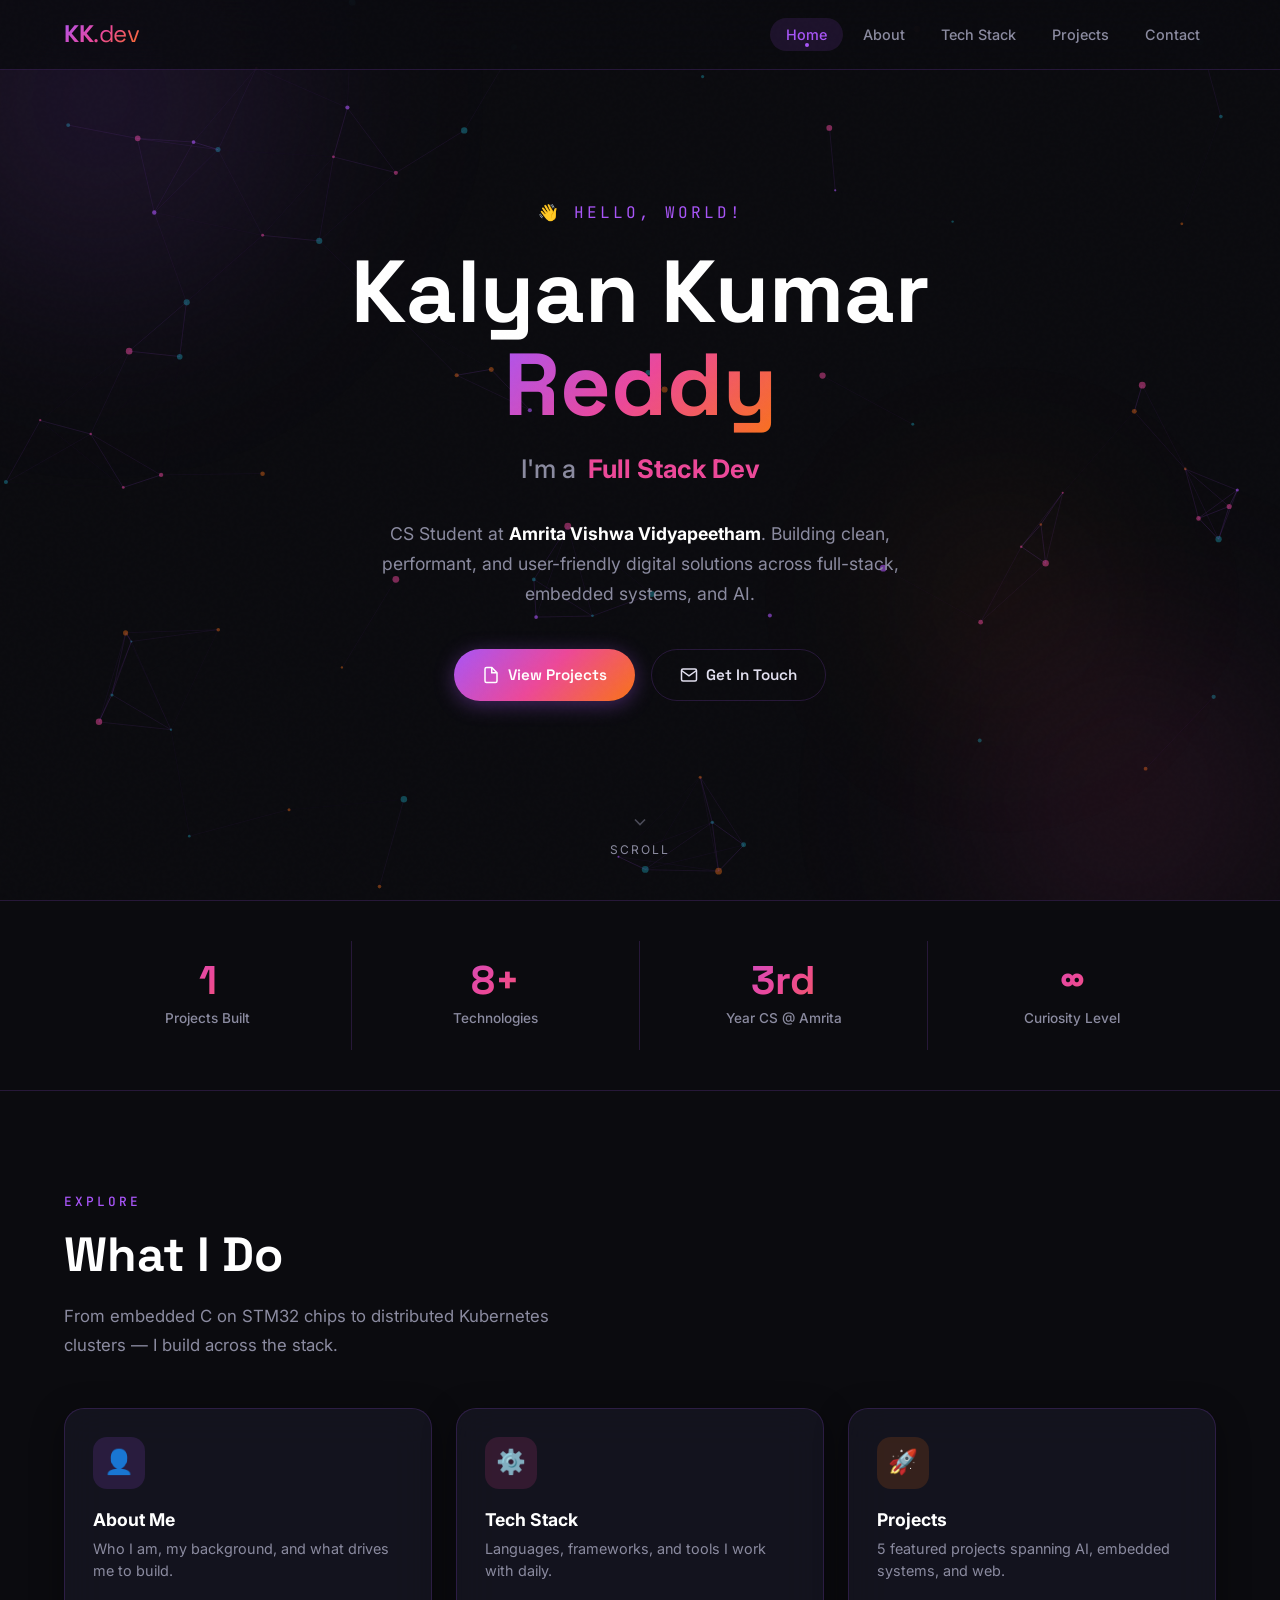
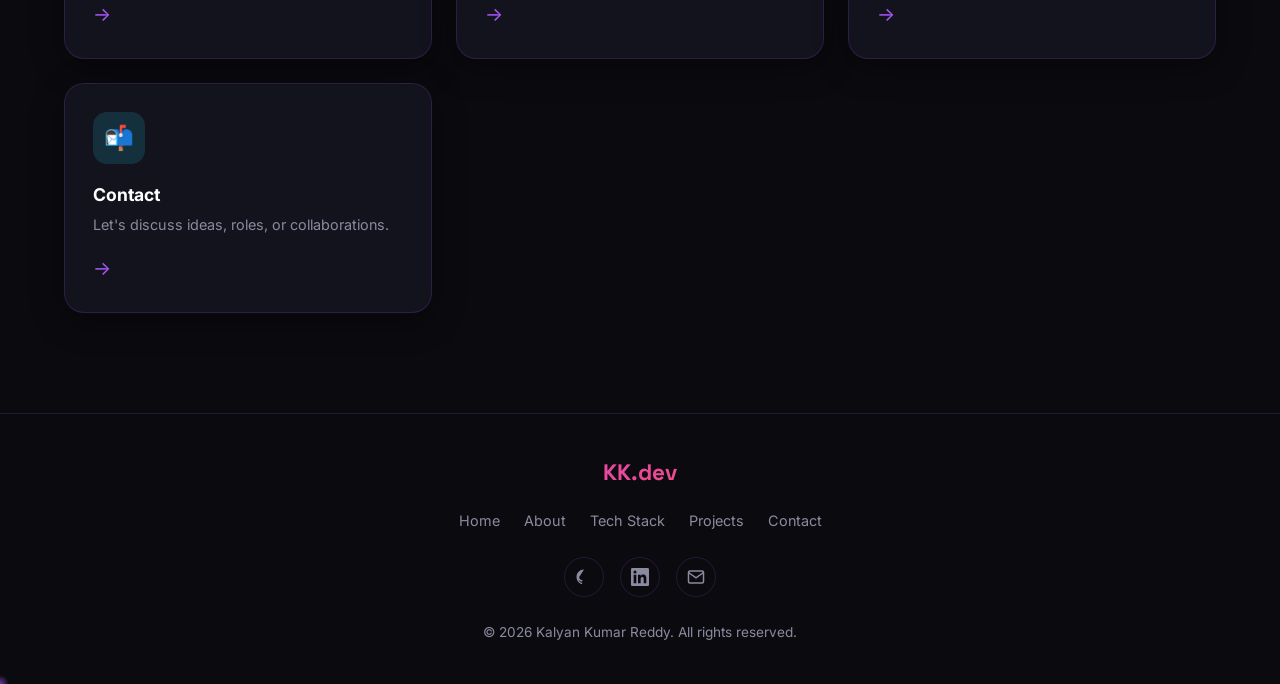
<file: index.html>
<!DOCTYPE html>
<html lang="en">
<head>
  <meta charset="UTF-8">
  <meta name="viewport" content="width=device-width, initial-scale=1.0">
  <meta name="description" content="Kalyan Kumar Reddy — Full Stack Developer & CS Student at Amrita Vishwa Vidyapeetham. Building clean, performant digital solutions.">
  <title>Kalyan Kumar Reddy | Portfolio</title>
  <link rel="stylesheet" href="css/style.css">
  <style>
    /* ── Hero Section ── */
    .hero {
      min-height: 100vh;
      display: flex;
      align-items: center;
      justify-content: center;
      text-align: center;
      position: relative;
      overflow: hidden;
    }

    .hero-content {
      position: relative;
      z-index: 2;
      max-width: 800px;
      padding: 0 24px;
    }

    .hero-greeting {
      font-family: 'JetBrains Mono', monospace;
      font-size: 1rem;
      color: var(--clr-purple);
      letter-spacing: 3px;
      text-transform: uppercase;
      margin-bottom: 20px;
      opacity: 0;
      animation: fadeSlideUp 0.7s 0.3s ease forwards;
    }

    .hero-name {
      font-size: clamp(3rem, 7vw, 5.5rem);
      font-weight: 800;
      line-height: 1.05;
      margin-bottom: 16px;
      opacity: 0;
      animation: fadeSlideUp 0.7s 0.5s ease forwards;
    }

    .hero-role-wrap {
      height: 48px;
      overflow: hidden;
      margin-bottom: 24px;
      opacity: 0;
      animation: fadeSlideUp 0.7s 0.7s ease forwards;
    }

    .hero-role {
      font-size: clamp(1.2rem, 3vw, 1.6rem);
      font-weight: 500;
      color: var(--clr-muted);
      display: flex;
      align-items: center;
      justify-content: center;
      gap: 12px;
    }

    .role-rotator {
      display: inline-block;
      color: var(--clr-pink);
      font-weight: 700;
      animation: rotateRoles 9s steps(1) infinite;
    }

    @keyframes rotateRoles {
      0%   { content: 'Full Stack Dev'; }
      33%  { color: var(--clr-purple); }
      66%  { color: var(--clr-orange); }
    }

    .hero-desc {
      color: var(--clr-muted);
      font-size: 1.1rem;
      max-width: 520px;
      margin: 0 auto 40px;
      opacity: 0;
      animation: fadeSlideUp 0.7s 0.9s ease forwards;
    }

    .hero-ctas {
      display: flex;
      gap: 16px;
      justify-content: center;
      flex-wrap: wrap;
      opacity: 0;
      animation: fadeSlideUp 0.7s 1.1s ease forwards;
    }

    /* Scroll indicator */
    .scroll-hint {
      position: absolute;
      bottom: 40px;
      left: 50%;
      transform: translateX(-50%);
      display: flex;
      flex-direction: column;
      align-items: center;
      gap: 8px;
      color: var(--clr-muted);
      font-size: 0.75rem;
      letter-spacing: 2px;
      text-transform: uppercase;
      animation: scrollBounce 2s ease-in-out infinite;
      opacity: 0;
      animation: fadeIn 1s 2s ease forwards, scrollBounce 2s 3s ease-in-out infinite;
    }
    .scroll-hint svg {
      width: 20px;
      height: 20px;
      opacity: 0.5;
    }

    /* Orb Background */
    .orb {
      position: absolute;
      border-radius: 50%;
      filter: blur(80px);
      pointer-events: none;
      z-index: 0;
    }
    .orb-1 {
      width: 600px; height: 600px;
      background: radial-gradient(circle, rgba(168,85,247,0.15) 0%, transparent 70%);
      top: -200px; left: -200px;
      animation: orbFloat1 12s ease-in-out infinite;
    }
    .orb-2 {
      width: 500px; height: 500px;
      background: radial-gradient(circle, rgba(236,72,153,0.12) 0%, transparent 70%);
      bottom: -150px; right: -100px;
      animation: orbFloat2 15s ease-in-out infinite;
    }
    .orb-3 {
      width: 300px; height: 300px;
      background: radial-gradient(circle, rgba(249,115,22,0.1) 0%, transparent 70%);
      top: 50%; right: 10%;
      animation: orbFloat1 10s ease-in-out infinite reverse;
    }

    @keyframes orbFloat1 {
      0%, 100% { transform: translate(0,0) scale(1); }
      50% { transform: translate(40px,-30px) scale(1.05); }
    }
    @keyframes orbFloat2 {
      0%, 100% { transform: translate(0,0) scale(1); }
      50% { transform: translate(-30px, 40px) scale(1.08); }
    }

    /* Quick Stats Strip */
    .stats-strip {
      border-top: 1px solid var(--clr-border);
      border-bottom: 1px solid var(--clr-border);
      padding: 40px 0;
      margin-top: 0;
    }
    .stats-inner {
      max-width: 1200px;
      margin: 0 auto;
      padding: 0 24px;
      display: grid;
      grid-template-columns: repeat(auto-fit, minmax(180px, 1fr));
      gap: 0;
    }
    .stat-item {
      text-align: center;
      padding: 20px;
      border-right: 1px solid var(--clr-border);
    }
    .stat-item:last-child { border-right: none; }
    .stat-number {
      font-family: 'Space Grotesk', sans-serif;
      font-size: 2.5rem;
      font-weight: 800;
      background: var(--grad-main);
      -webkit-background-clip: text;
      -webkit-text-fill-color: transparent;
      background-clip: text;
      line-height: 1;
      margin-bottom: 6px;
    }
    .stat-label {
      font-size: 0.85rem;
      color: var(--clr-muted);
      font-weight: 500;
    }

    /* Featured preview section */
    .preview-section { padding: 100px 0; }
    .preview-grid {
      display: grid;
      grid-template-columns: repeat(auto-fit, minmax(280px, 1fr));
      gap: 24px;
      margin-top: 48px;
    }
    .preview-card {
      padding: 28px;
      display: flex;
      flex-direction: column;
      gap: 16px;
      cursor: pointer;
      text-decoration: none;
    }
    .preview-card-icon {
      width: 52px;
      height: 52px;
      border-radius: 14px;
      display: flex;
      align-items: center;
      justify-content: center;
      font-size: 1.5rem;
    }
    .preview-card-title {
      font-size: 1.1rem;
      font-weight: 700;
      color: var(--clr-white);
      margin-bottom: 4px;
    }
    .preview-card-desc {
      font-size: 0.9rem;
      color: var(--clr-muted);
      line-height: 1.5;
    }
    .preview-card-arrow {
      margin-top: auto;
      color: var(--clr-purple);
      font-size: 1.2rem;
      transition: var(--transition);
    }
    .preview-card:hover .preview-card-arrow { transform: translateX(6px); }

    /* Animations */
    @keyframes fadeSlideUp {
      from { opacity: 0; transform: translateY(24px); }
      to   { opacity: 1; transform: translateY(0); }
    }
    @keyframes fadeIn {
      from { opacity: 0; }
      to   { opacity: 1; }
    }
    @keyframes scrollBounce {
      0%, 100% { transform: translateX(-50%) translateY(0); }
      50% { transform: translateX(-50%) translateY(8px); }
    }

    /* Role text rotator JS */
    .role-text { transition: opacity 0.4s, transform 0.4s; }

    @media (max-width: 768px) {
      .stats-inner { grid-template-columns: repeat(2, 1fr); }
      .stat-item { border-right: none; border-bottom: 1px solid var(--clr-border); }
      .stat-item:nth-child(2n) { border-right: none; }
    }
    @media (max-width: 480px) {
      .hero-ctas { flex-direction: column; align-items: center; }
    }
  </style>
</head>
<body>
  <!-- Ambient canvas -->
  <canvas id="home-canvas" class="page-canvas"></canvas>

  <!-- Scroll Progress -->
  <div class="scroll-progress" id="scroll-progress"></div>

  <!-- Navigation -->
  <nav class="main-nav">
    <div class="nav-inner">
      <a href="index.html" class="nav-logo">KK<span>.dev</span></a>
      <ul class="nav-links">
        <li><a href="index.html">Home</a></li>
        <li><a href="about.html">About</a></li>
        <li><a href="tech-stack.html">Tech Stack</a></li>
        <li><a href="projects.html">Projects</a></li>
        <li><a href="contact.html">Contact</a></li>
      </ul>
      <div class="hamburger" id="hamburger">
        <span></span><span></span><span></span>
      </div>
    </div>
  </nav>
  <div class="mobile-nav" id="mobile-nav">
    <a href="index.html">Home</a>
    <a href="about.html">About</a>
    <a href="tech-stack.html">Tech Stack</a>
    <a href="projects.html">Projects</a>
    <a href="contact.html">Contact</a>
  </div>

  <!-- ── HERO ── -->
  <main>
    <section class="hero">
      <div class="orb orb-1"></div>
      <div class="orb orb-2"></div>
      <div class="orb orb-3"></div>

      <div class="hero-content">
        <p class="hero-greeting">👋 Hello, World!</p>
        <h1 class="hero-name">
          Kalyan Kumar<br>
          <span class="gradient-text">Reddy</span>
        </h1>

        <div class="hero-role-wrap">
          <p class="hero-role">
            I'm a <span class="role-rotator" id="role-text">Full Stack Dev</span>
          </p>
        </div>

        <p class="hero-desc">
          CS Student at <strong style="color:var(--clr-white)">Amrita Vishwa Vidyapeetham</strong>.
          Building clean, performant, and user-friendly digital solutions across
          full-stack, embedded systems, and AI.
        </p>

        <div class="hero-ctas">
          <a href="projects.html" class="btn btn-primary">
            <svg width="18" height="18" viewBox="0 0 24 24" fill="none" stroke="currentColor" stroke-width="2"><path d="M13 2H6a2 2 0 0 0-2 2v16a2 2 0 0 0 2 2h12a2 2 0 0 0 2-2V9z"/><polyline points="13 2 13 9 20 9"/></svg>
            View Projects
          </a>
          <a href="contact.html" class="btn btn-ghost">
            <svg width="18" height="18" viewBox="0 0 24 24" fill="none" stroke="currentColor" stroke-width="2"><path d="M4 4h16c1.1 0 2 .9 2 2v12c0 1.1-.9 2-2 2H4c-1.1 0-2-.9-2-2V6c0-1.1.9-2 2-2z"/><polyline points="22,6 12,13 2,6"/></svg>
            Get In Touch
          </a>
        </div>
      </div>

      <div class="scroll-hint">
        <svg viewBox="0 0 24 24" fill="none" stroke="currentColor" stroke-width="2"><polyline points="6 9 12 15 18 9"/></svg>
        scroll
      </div>
    </section>

    <!-- ── STATS STRIP ── -->
    <div class="stats-strip">
      <div class="stats-inner">
        <div class="stat-item reveal">
          <div class="stat-number" id="stat-projects">5</div>
          <div class="stat-label">Projects Built</div>
        </div>
        <div class="stat-item reveal reveal-delay-1">
          <div class="stat-number">8+</div>
          <div class="stat-label">Technologies</div>
        </div>
        <div class="stat-item reveal reveal-delay-2">
          <div class="stat-number">3rd</div>
          <div class="stat-label">Year CS @ Amrita</div>
        </div>
        <div class="stat-item reveal reveal-delay-3">
          <div class="stat-number">∞</div>
          <div class="stat-label">Curiosity Level</div>
        </div>
      </div>
    </div>

    <!-- ── QUICK PREVIEW ── -->
    <section class="preview-section">
      <div class="container">
        <span class="section-label reveal">Explore</span>
        <h2 class="section-title reveal">What I Do</h2>
        <p class="section-subtitle reveal">
          From embedded C on STM32 chips to distributed Kubernetes clusters — I build across the stack.
        </p>

        <div class="preview-grid">
          <a href="about.html" class="glass-card preview-card reveal reveal-delay-1">
            <div class="preview-card-icon" style="background: rgba(168,85,247,0.15);">👤</div>
            <div>
              <div class="preview-card-title">About Me</div>
              <div class="preview-card-desc">Who I am, my background, and what drives me to build.</div>
            </div>
            <div class="preview-card-arrow">→</div>
          </a>

          <a href="tech-stack.html" class="glass-card preview-card reveal reveal-delay-2">
            <div class="preview-card-icon" style="background: rgba(236,72,153,0.15);">⚙️</div>
            <div>
              <div class="preview-card-title">Tech Stack</div>
              <div class="preview-card-desc">Languages, frameworks, and tools I work with daily.</div>
            </div>
            <div class="preview-card-arrow">→</div>
          </a>

          <a href="projects.html" class="glass-card preview-card reveal reveal-delay-3">
            <div class="preview-card-icon" style="background: rgba(249,115,22,0.15);">🚀</div>
            <div>
              <div class="preview-card-title">Projects</div>
              <div class="preview-card-desc">5 featured projects spanning AI, embedded systems, and web.</div>
            </div>
            <div class="preview-card-arrow">→</div>
          </a>

          <a href="contact.html" class="glass-card preview-card reveal reveal-delay-4">
            <div class="preview-card-icon" style="background: rgba(34,211,238,0.15);">📬</div>
            <div>
              <div class="preview-card-title">Contact</div>
              <div class="preview-card-desc">Let's discuss ideas, roles, or collaborations.</div>
            </div>
            <div class="preview-card-arrow">→</div>
          </a>
        </div>
      </div>
    </section>
  </main>

  <!-- Footer -->
  <footer class="site-footer">
    <div class="footer-inner">
      <div class="footer-logo">KK.dev</div>
      <div class="footer-links">
        <a href="index.html">Home</a>
        <a href="about.html">About</a>
        <a href="tech-stack.html">Tech Stack</a>
        <a href="projects.html">Projects</a>
        <a href="contact.html">Contact</a>
      </div>
      <div class="footer-social">
        <a href="https://github.com/Kalyan-4406" target="_blank" aria-label="GitHub">
          <svg width="18" height="18" fill="currentColor" viewBox="0 0 24 24"><path d="M12 2C6.477 2 2 6.484 2 12.017c0 4.418 2.865 8.163 6.83 9.48.5.092.682-.217.682-.483 0-.237-.009-.888-.013-1.745-2.782.607-3.369-1.34-3.369-1.34-.454-1.152-1.11-1.459-1.11-1.459-.908-.619.069-.608.069-.608 1.003.07 1.531 1.032 1.531 1.032.892 1.53 2.341 1.088 2.91.832.092-.647.35-1.088.636-1.338-2.22-.253-4.555-1.113-4.555-4.951 0-1.093.39-1.988.1.03-2.599-.1-.247-.432-1.285.097-2.541 0 0 .84-.27 2.75 1.026A9.564 9.564 0 0112 6.844c.85.004 1.705.115 2.504.337 1.909-1.296 2.747-1.027 2.747-1.027.546 1.279.202 2.298.1 2.541.64.7 1.028 1.595 1.028 2.688 0 3.848-2.339 4.695-4.566 4.943.359.309.678.92.678 1.855 0 1.338-.012 2.419-.012 2.747 0 .268.18.58.688.482A10.019 10.019 0 0022 12.017C22 6.484 17.522 2 12 2z"/></svg>
        </a>
        <a href="https://www.linkedin.com/in/kalyan-kumar-reddy-challa-273b43290/" target="_blank" aria-label="LinkedIn">
          <svg width="18" height="18" fill="currentColor" viewBox="0 0 24 24"><path d="M20.447 20.452h-3.554v-5.569c0-1.328-.027-3.037-1.852-3.037-1.853 0-2.136 1.445-2.136 2.939v5.667H9.351V9h3.414v1.561h.046c.477-.9 1.637-1.85 3.37-1.85 3.601 0 4.267 2.37 4.267 5.455v6.286zM5.337 7.433a2.062 2.062 0 01-2.063-2.065 2.064 2.064 0 112.063 2.065zm1.782 13.019H3.555V9h3.564v11.452zM22.225 0H1.771C.792 0 0 .774 0 1.729v20.542C0 23.227.792 24 1.771 24h20.451C23.2 24 24 23.227 24 22.271V1.729C24 .774 23.2 0 22.222 0h.003z"/></svg>
        </a>
        <a href="mailto:kalyanchalla44@gmail.com" aria-label="Email">
          <svg width="18" height="18" viewBox="0 0 24 24" fill="none" stroke="currentColor" stroke-width="2"><path d="M4 4h16c1.1 0 2 .9 2 2v12c0 1.1-.9 2-2 2H4c-1.1 0-2-.9-2-2V6c0-1.1.9-2 2-2z"/><polyline points="22,6 12,13 2,6"/></svg>
        </a>
      </div>
      <p class="footer-copy">&copy; <span id="footer-year"></span> Kalyan Kumar Reddy. All rights reserved.</p>
    </div>
  </footer>

  <script src="js/main.js"></script>
  <script>
    // Init ambient canvas
    AmbientCanvas('home-canvas', {
      count: 80,
      colors: ['rgba(168,85,247,0.6)', 'rgba(236,72,153,0.5)', 'rgba(249,115,22,0.4)', 'rgba(34,211,238,0.3)'],
      maxSize: 2.5,
      speed: 0.35,
      connect: true,
      connectDist: 130
    });

    // Role rotator
    const roles = ['Full Stack Dev', 'ML Enthusiast', 'Embedded Engineer', 'CS @ Amrita'];
    let roleIdx = 0;
    const roleEl = document.getElementById('role-text');
    setInterval(() => {
      roleEl.style.opacity = '0';
      roleEl.style.transform = 'translateY(-10px)';
      setTimeout(() => {
        roleIdx = (roleIdx + 1) % roles.length;
        roleEl.textContent = roles[roleIdx];
        roleEl.style.opacity = '1';
        roleEl.style.transform = 'translateY(0)';
      }, 400);
    }, 2800);

    // Animated counter
    function animateCounter(el, target, suffix = '') {
      let start = 0;
      const duration = 1500;
      const step = (timestamp) => {
        if (!start) start = timestamp;
        const progress = Math.min((timestamp - start) / duration, 1);
        el.textContent = Math.floor(progress * target) + suffix;
        if (progress < 1) requestAnimationFrame(step);
      };
      requestAnimationFrame(step);
    }

    const statProjects = document.getElementById('stat-projects');
    const observer = new IntersectionObserver(entries => {
      if (entries[0].isIntersecting) {
        animateCounter(statProjects, 5);
        observer.disconnect();
      }
    });
    observer.observe(statProjects);
  </script>
</body>
</html>
</file>
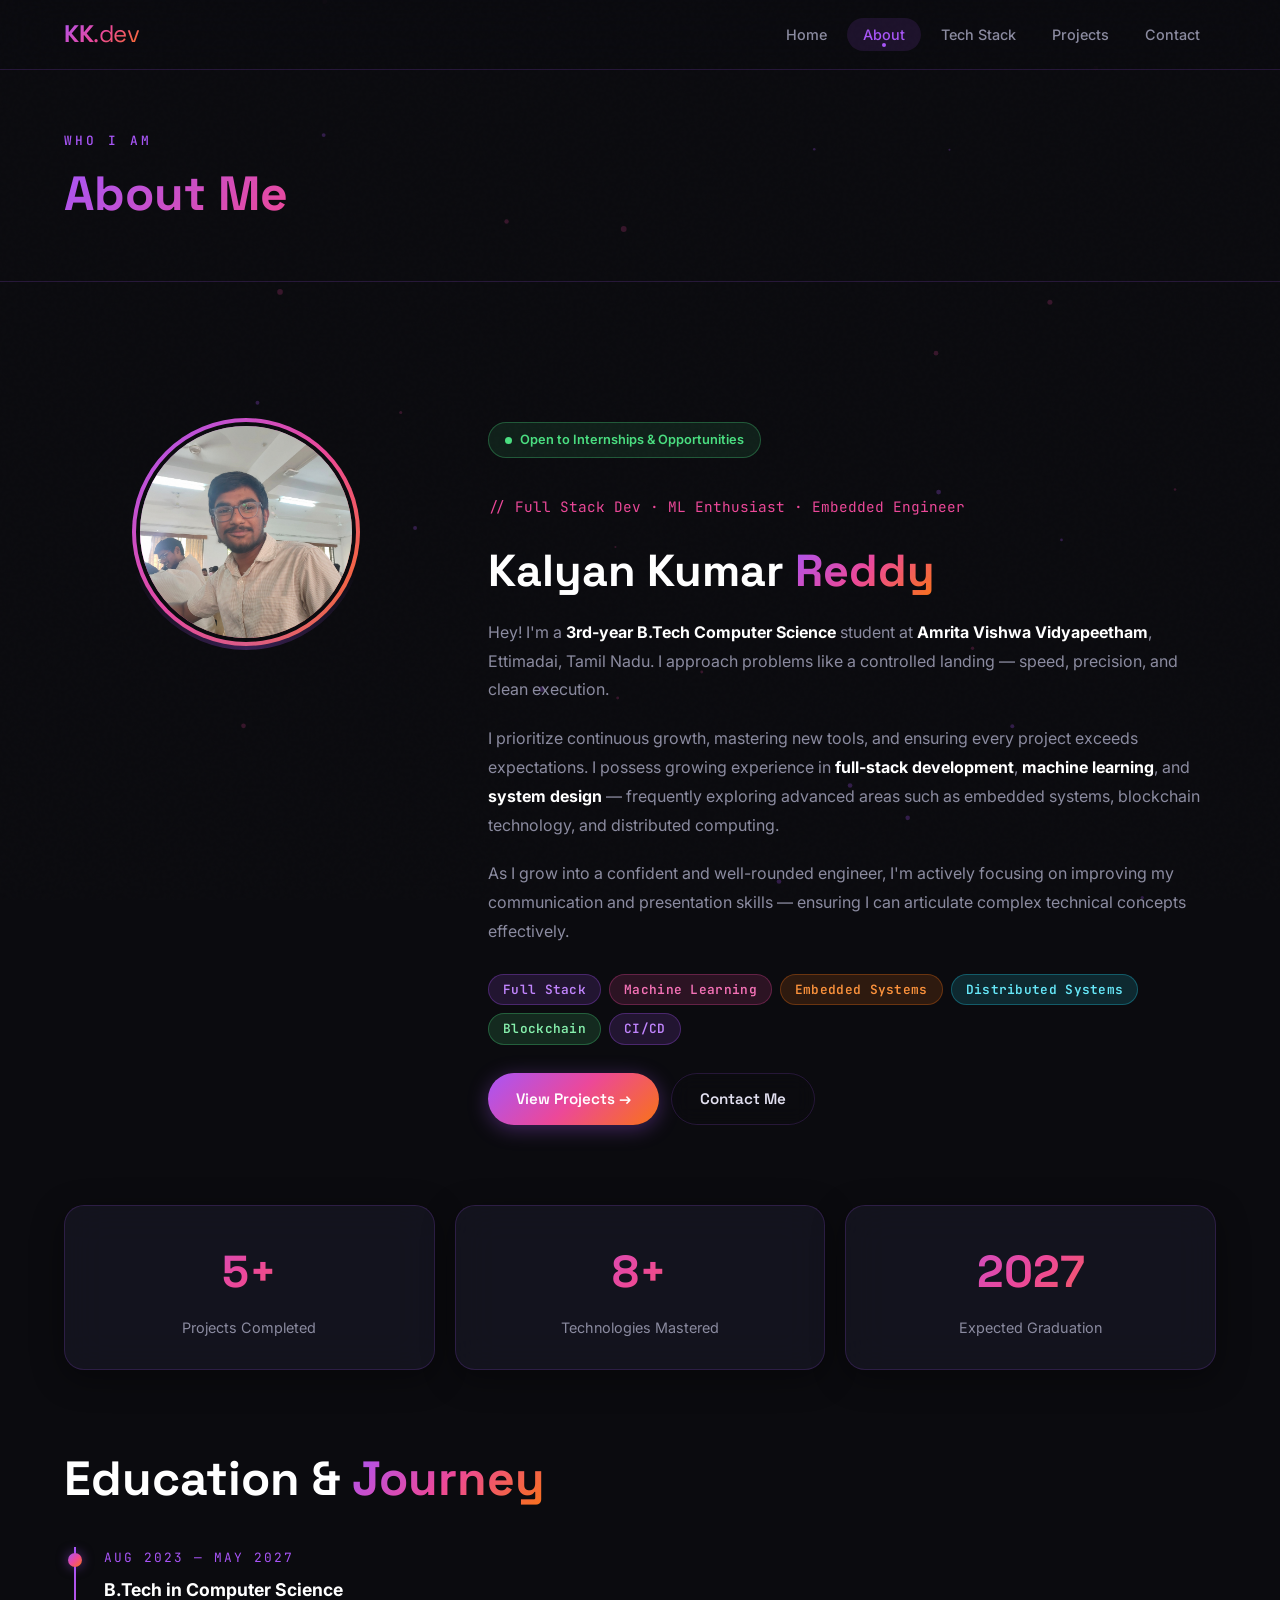
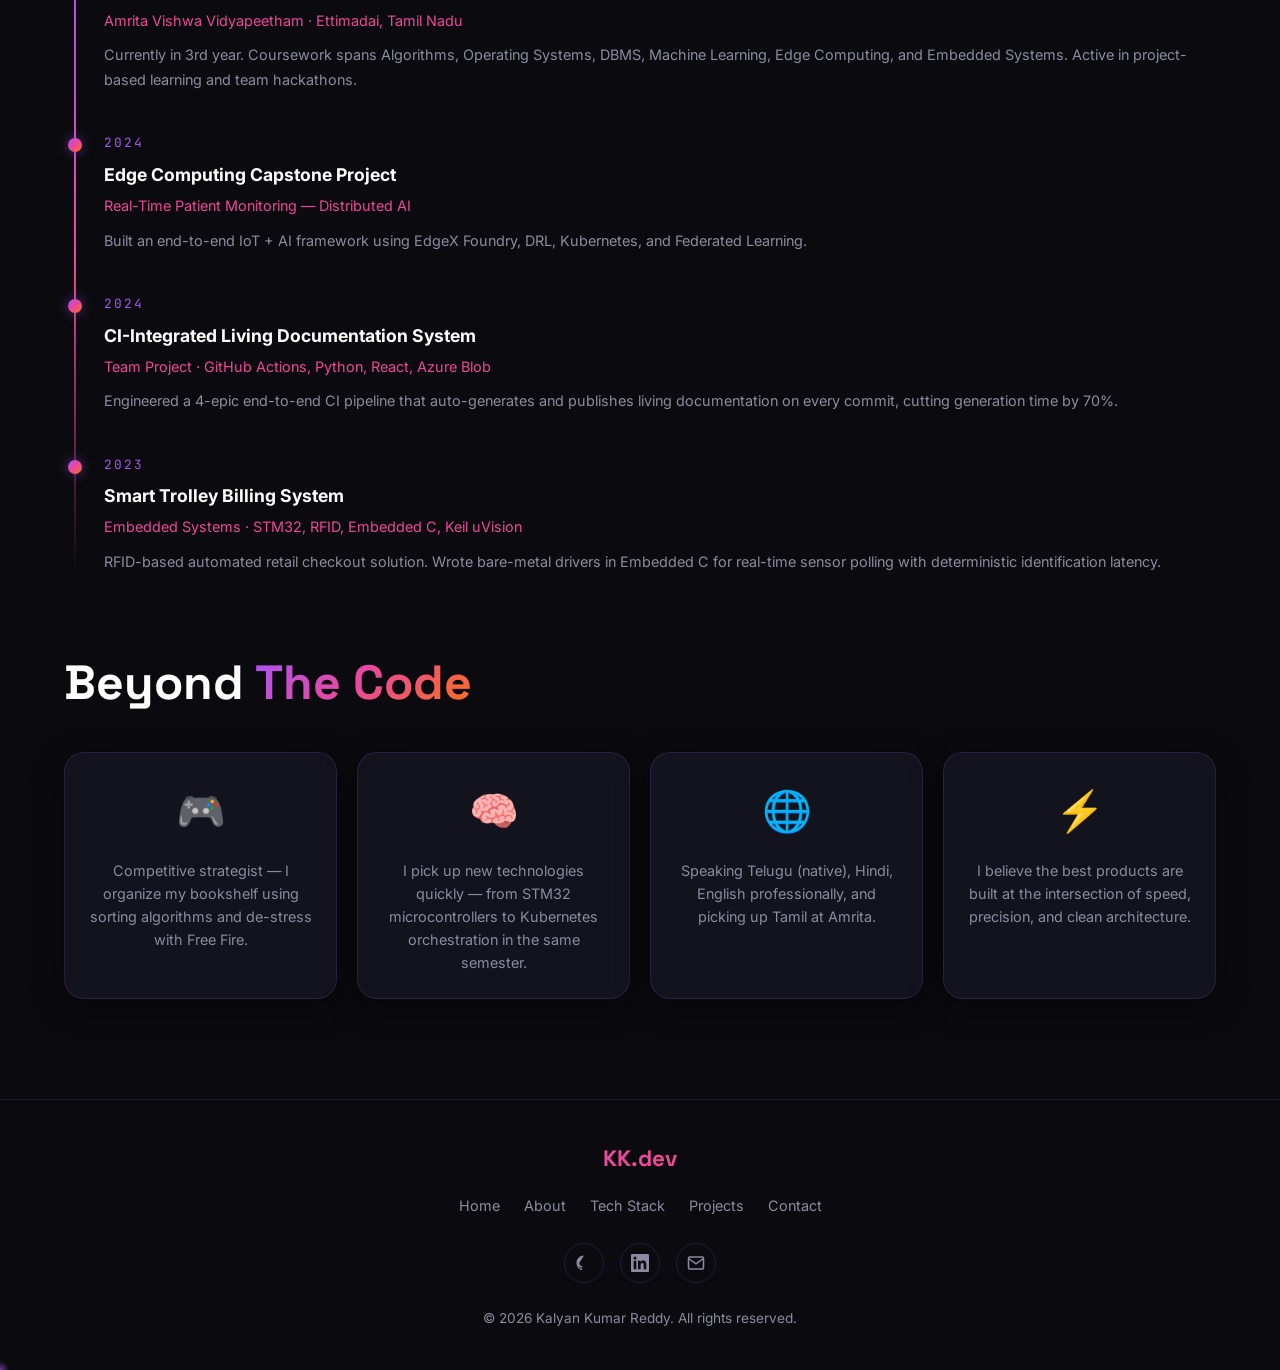
<file: about.html>
<!DOCTYPE html>
<html lang="en">
<head>
  <meta charset="UTF-8">
  <meta name="viewport" content="width=device-width, initial-scale=1.0">
  <meta name="description" content="About Kalyan Kumar Reddy — CS Student, Full Stack Developer, and Embedded Systems enthusiast at Amrita Vishwa Vidyapeetham.">
  <title>About | Kalyan Kumar Reddy</title>
  <link rel="stylesheet" href="css/style.css">
  <style>
    .about-section { padding: 80px 0 100px; }

    /* ── Intro Split ── */
    .about-intro {
      display: grid;
      grid-template-columns: 1fr 2fr;
      gap: 60px;
      align-items: start;
      margin-bottom: 80px;
    }

    /* Profile Photo */
    .photo-wrap {
      position: relative;
      display: flex;
      justify-content: center;
    }
    .photo-ring {
      position: relative;
      width: 220px;
      height: 220px;
    }
    .photo-ring::before {
      content: '';
      position: absolute;
      inset: -4px;
      border-radius: 50%;
      background: var(--grad-main);
      animation: spinRing 4s linear infinite;
      z-index: 0;
    }
    .photo-ring::after {
      content: '';
      position: absolute;
      inset: -8px;
      border-radius: 50%;
      background: conic-gradient(transparent 30%, rgba(168,85,247,0.3) 50%, transparent 70%);
      animation: spinRing 6s linear infinite reverse;
      z-index: 0;
    }
    @keyframes spinRing {
      from { transform: rotate(0deg); }
      to   { transform: rotate(360deg); }
    }
    .photo-ring img {
      width: 100%;
      height: 100%;
      object-fit: cover;
      border-radius: 50%;
      border: 4px solid var(--clr-bg);
      position: relative;
      z-index: 1;
    }
    .photo-placeholder {
      width: 100%;
      height: 100%;
      border-radius: 50%;
      border: 4px solid var(--clr-bg);
      background: linear-gradient(135deg, rgba(168,85,247,0.3), rgba(236,72,153,0.3));
      display: flex;
      align-items: center;
      justify-content: center;
      font-size: 5rem;
      position: relative;
      z-index: 1;
    }

    /* Bio Content */
    .about-bio { display: flex; flex-direction: column; gap: 20px; }
    .about-bio h1 { font-size: clamp(2rem, 4vw, 2.8rem); }
    .about-bio .role-tag {
      font-family: 'JetBrains Mono', monospace;
      font-size: 0.9rem;
      color: var(--clr-pink);
      margin-bottom: 4px;
    }
    .about-bio p { color: var(--clr-muted); font-size: 1rem; line-height: 1.8; }
    .about-bio p strong { color: var(--clr-white); }

    .interest-tags {
      display: flex;
      flex-wrap: wrap;
      gap: 8px;
      margin-top: 8px;
    }

    .about-ctas {
      display: flex;
      gap: 12px;
      flex-wrap: wrap;
      margin-top: 8px;
    }

    /* ── Stats Cards ── */
    .stats-grid {
      display: grid;
      grid-template-columns: repeat(3, 1fr);
      gap: 20px;
      margin-bottom: 80px;
    }
    .stat-card {
      padding: 28px;
      text-align: center;
    }
    .stat-card .big-num {
      font-family: 'Space Grotesk', sans-serif;
      font-size: 2.8rem;
      font-weight: 800;
      background: var(--grad-main);
      -webkit-background-clip: text;
      -webkit-text-fill-color: transparent;
      background-clip: text;
      margin-bottom: 6px;
    }
    .stat-card .big-label {
      font-size: 0.9rem;
      color: var(--clr-muted);
    }

    /* ── Timeline ── */
    .timeline-section h2 { margin-bottom: 40px; }
    .timeline {
      position: relative;
      padding-left: 40px;
    }
    .timeline::before {
      content: '';
      position: absolute;
      left: 10px;
      top: 0;
      bottom: 0;
      width: 2px;
      background: linear-gradient(180deg, var(--clr-purple), var(--clr-pink), transparent);
    }
    .timeline-item {
      position: relative;
      margin-bottom: 40px;
    }
    .timeline-dot {
      position: absolute;
      left: -36px;
      top: 6px;
      width: 14px;
      height: 14px;
      border-radius: 50%;
      background: var(--grad-main);
      box-shadow: 0 0 12px rgba(168,85,247,0.5);
    }
    .timeline-date {
      font-family: 'JetBrains Mono', monospace;
      font-size: 0.8rem;
      color: var(--clr-purple);
      letter-spacing: 2px;
      margin-bottom: 6px;
    }
    .timeline-title {
      font-size: 1.1rem;
      font-weight: 700;
      color: var(--clr-white);
      margin-bottom: 4px;
    }
    .timeline-subtitle {
      font-size: 0.9rem;
      color: var(--clr-pink);
      margin-bottom: 10px;
    }
    .timeline-desc {
      font-size: 0.9rem;
      color: var(--clr-muted);
      line-height: 1.7;
    }

    /* ── Quirky Facts ── */
    .quirky-section { margin-top: 80px; }
    .quirky-grid {
      display: grid;
      grid-template-columns: repeat(auto-fit, minmax(220px, 1fr));
      gap: 20px;
      margin-top: 40px;
    }
    .quirky-card {
      padding: 24px;
      text-align: center;
      display: flex;
      flex-direction: column;
      align-items: center;
      gap: 14px;
    }
    .quirky-emoji { font-size: 2.5rem; }
    .quirky-text { font-size: 0.9rem; color: var(--clr-muted); line-height: 1.6; }

    /* ── Page Hero ── */
    .page-hero {
      padding: 60px 0 40px;
      border-bottom: 1px solid var(--clr-border);
      margin-bottom: 60px;
    }

    @media (max-width: 768px) {
      .about-intro { grid-template-columns: 1fr; gap: 40px; }
      .photo-wrap { margin-bottom: 0; }
      .stats-grid { grid-template-columns: 1fr 1fr; }
    }
    @media (max-width: 480px) {
      .stats-grid { grid-template-columns: 1fr; }
    }
  </style>
</head>
<body>
  <canvas id="about-canvas" class="page-canvas"></canvas>
  <div class="scroll-progress" id="scroll-progress"></div>

  <nav class="main-nav">
    <div class="nav-inner">
      <a href="index.html" class="nav-logo">KK<span>.dev</span></a>
      <ul class="nav-links">
        <li><a href="index.html">Home</a></li>
        <li><a href="about.html">About</a></li>
        <li><a href="tech-stack.html">Tech Stack</a></li>
        <li><a href="projects.html">Projects</a></li>
        <li><a href="contact.html">Contact</a></li>
      </ul>
      <div class="hamburger" id="hamburger"><span></span><span></span><span></span></div>
    </div>
  </nav>
  <div class="mobile-nav" id="mobile-nav">
    <a href="index.html">Home</a>
    <a href="about.html">About</a>
    <a href="tech-stack.html">Tech Stack</a>
    <a href="projects.html">Projects</a>
    <a href="contact.html">Contact</a>
  </div>

  <main class="page-wrapper">
    <div class="page-hero">
      <div class="container">
        <span class="section-label">Who I Am</span>
        <h1 class="section-title gradient-text" style="max-width:500px;">About Me</h1>
      </div>
    </div>

    <section class="about-section">
      <div class="container">

        <!-- ── Intro Split ── -->
        <div class="about-intro">
          <div class="photo-wrap reveal">
            <div class="photo-ring">
              <!-- Try local photo first, fallback to emoji avatar -->
              <img src="img.jpeg" alt="Kalyan Kumar Reddy"
                onerror="this.style.display='none'; this.nextElementSibling.style.display='flex';">
              <div class="photo-placeholder" style="display:none;">🧑‍💻</div>
            </div>
          </div>

          <div class="about-bio reveal reveal-delay-1">
            <div class="status-badge" style="width:fit-content; margin-bottom:16px;">
              <div class="status-dot"></div>
              Open to Internships & Opportunities
            </div>

            <p class="role-tag">// Full Stack Dev · ML Enthusiast · Embedded Engineer</p>
            <h1>Kalyan Kumar <span class="gradient-text">Reddy</span></h1>

            <p>
              Hey! I'm a <strong>3rd-year B.Tech Computer Science</strong> student at
              <strong>Amrita Vishwa Vidyapeetham</strong>, Ettimadai, Tamil Nadu.
              I approach problems like a controlled landing — speed, precision, and clean execution.
            </p>

            <p>
              I prioritize continuous growth, mastering new tools, and ensuring every project exceeds expectations.
              I possess growing experience in <strong>full-stack development</strong>, <strong>machine learning</strong>,
              and <strong>system design</strong> — frequently exploring advanced areas such as embedded systems,
              blockchain technology, and distributed computing.
            </p>

            <p>
              As I grow into a confident and well-rounded engineer, I'm actively focusing on improving my
              communication and presentation skills — ensuring I can articulate complex technical concepts effectively.
            </p>

            <div class="interest-tags">
              <span class="pill pill-purple">Full Stack</span>
              <span class="pill pill-pink">Machine Learning</span>
              <span class="pill pill-orange">Embedded Systems</span>
              <span class="pill pill-cyan">Distributed Systems</span>
              <span class="pill pill-green">Blockchain</span>
              <span class="pill pill-purple">CI/CD</span>
            </div>

            <div class="about-ctas">
              <a href="projects.html" class="btn btn-primary">View Projects →</a>
              <a href="contact.html" class="btn btn-ghost">Contact Me</a>
            </div>
          </div>
        </div>

        <!-- ── Stats ── -->
        <div class="stats-grid">
          <div class="glass-card stat-card reveal">
            <div class="big-num">5+</div>
            <div class="big-label">Projects Completed</div>
          </div>
          <div class="glass-card stat-card reveal reveal-delay-1">
            <div class="big-num">8+</div>
            <div class="big-label">Technologies Mastered</div>
          </div>
          <div class="glass-card stat-card reveal reveal-delay-2">
            <div class="big-num">2027</div>
            <div class="big-label">Expected Graduation</div>
          </div>
        </div>

        <!-- ── Timeline ── -->
        <div class="timeline-section reveal">
          <h2 class="section-title">Education & <span class="gradient-text">Journey</span></h2>
          <div class="timeline">

            <div class="timeline-item reveal reveal-delay-1">
              <div class="timeline-dot"></div>
              <div class="timeline-date">AUG 2023 — MAY 2027</div>
              <div class="timeline-title">B.Tech in Computer Science</div>
              <div class="timeline-subtitle">Amrita Vishwa Vidyapeetham · Ettimadai, Tamil Nadu</div>
              <div class="timeline-desc">
                Currently in 3rd year. Coursework spans Algorithms, Operating Systems, DBMS, Machine Learning,
                Edge Computing, and Embedded Systems. Active in project-based learning and team hackathons.
              </div>
            </div>

            <div class="timeline-item reveal reveal-delay-2">
              <div class="timeline-dot"></div>
              <div class="timeline-date">2024</div>
              <div class="timeline-title">Edge Computing Capstone Project</div>
              <div class="timeline-subtitle">Real-Time Patient Monitoring — Distributed AI</div>
              <div class="timeline-desc">
                Built an end-to-end IoT + AI framework using EdgeX Foundry, DRL, Kubernetes, and Federated Learning.
              </div>
            </div>

            <div class="timeline-item reveal reveal-delay-3">
              <div class="timeline-dot"></div>
              <div class="timeline-date">2024</div>
              <div class="timeline-title">CI-Integrated Living Documentation System</div>
              <div class="timeline-subtitle">Team Project · GitHub Actions, Python, React, Azure Blob</div>
              <div class="timeline-desc">
                Engineered a 4-epic end-to-end CI pipeline that auto-generates and publishes living documentation
                on every commit, cutting generation time by 70%.
              </div>
            </div>

            <div class="timeline-item reveal reveal-delay-4">
              <div class="timeline-dot"></div>
              <div class="timeline-date">2023</div>
              <div class="timeline-title">Smart Trolley Billing System</div>
              <div class="timeline-subtitle">Embedded Systems · STM32, RFID, Embedded C, Keil uVision</div>
              <div class="timeline-desc">
                RFID-based automated retail checkout solution. Wrote bare-metal drivers in Embedded C for real-time
                sensor polling with deterministic identification latency.
              </div>
            </div>
          </div>
        </div>

        <!-- ── Quirky Facts ── -->
        <div class="quirky-section reveal">
          <h2 class="section-title">Beyond <span class="gradient-text">The Code</span></h2>
          <div class="quirky-grid">
            <div class="glass-card quirky-card reveal reveal-delay-1">
              <div class="quirky-emoji">🎮</div>
              <div class="quirky-text">Competitive strategist — I organize my bookshelf using sorting algorithms and de-stress with Free Fire.</div>
            </div>
            <div class="glass-card quirky-card reveal reveal-delay-2">
              <div class="quirky-emoji">🧠</div>
              <div class="quirky-text">I pick up new technologies quickly — from STM32 microcontrollers to Kubernetes orchestration in the same semester.</div>
            </div>
            <div class="glass-card quirky-card reveal reveal-delay-3">
              <div class="quirky-emoji">🌐</div>
              <div class="quirky-text">Speaking Telugu (native), Hindi, English professionally, and picking up Tamil at Amrita.</div>
            </div>
            <div class="glass-card quirky-card reveal reveal-delay-4">
              <div class="quirky-emoji">⚡</div>
              <div class="quirky-text">I believe the best products are built at the intersection of speed, precision, and clean architecture.</div>
            </div>
          </div>
        </div>

      </div>
    </section>
  </main>

  <!-- Footer -->
  <footer class="site-footer">
    <div class="footer-inner">
      <div class="footer-logo">KK.dev</div>
      <div class="footer-links">
        <a href="index.html">Home</a>
        <a href="about.html">About</a>
        <a href="tech-stack.html">Tech Stack</a>
        <a href="projects.html">Projects</a>
        <a href="contact.html">Contact</a>
      </div>
      <div class="footer-social">
        <a href="https://github.com/Kalyan-4406" target="_blank" aria-label="GitHub">
          <svg width="18" height="18" fill="currentColor" viewBox="0 0 24 24"><path d="M12 2C6.477 2 2 6.484 2 12.017c0 4.418 2.865 8.163 6.83 9.48.5.092.682-.217.682-.483 0-.237-.009-.888-.013-1.745-2.782.607-3.369-1.34-3.369-1.34-.454-1.152-1.11-1.459-1.11-1.459-.908-.619.069-.608.069-.608 1.003.07 1.531 1.032 1.531 1.032.892 1.53 2.341 1.088 2.91.832.092-.647.35-1.088.636-1.338-2.22-.253-4.555-1.113-4.555-4.951 0-1.093.39-1.988.1.03-2.599-.1-.247-.432-1.285.097-2.541 0 0 .84-.27 2.75 1.026A9.564 9.564 0 0112 6.844c.85.004 1.705.115 2.504.337 1.909-1.296 2.747-1.027 2.747-1.027.546 1.279.202 2.298.1 2.541.64.7 1.028 1.595 1.028 2.688 0 3.848-2.339 4.695-4.566 4.943.359.309.678.92.678 1.855 0 1.338-.012 2.419-.012 2.747 0 .268.18.58.688.482A10.019 10.019 0 0022 12.017C22 6.484 17.522 2 12 2z"/></svg>
        </a>
        <a href="https://www.linkedin.com/in/kalyan-kumar-reddy-challa-273b43290/" target="_blank" aria-label="LinkedIn">
          <svg width="18" height="18" fill="currentColor" viewBox="0 0 24 24"><path d="M20.447 20.452h-3.554v-5.569c0-1.328-.027-3.037-1.852-3.037-1.853 0-2.136 1.445-2.136 2.939v5.667H9.351V9h3.414v1.561h.046c.477-.9 1.637-1.85 3.37-1.85 3.601 0 4.267 2.37 4.267 5.455v6.286zM5.337 7.433a2.062 2.062 0 01-2.063-2.065 2.064 2.064 0 112.063 2.065zm1.782 13.019H3.555V9h3.564v11.452zM22.225 0H1.771C.792 0 0 .774 0 1.729v20.542C0 23.227.792 24 1.771 24h20.451C23.2 24 24 23.227 24 22.271V1.729C24 .774 23.2 0 22.222 0h.003z"/></svg>
        </a>
        <a href="mailto:kalyanchalla44@gmail.com" aria-label="Email">
          <svg width="18" height="18" viewBox="0 0 24 24" fill="none" stroke="currentColor" stroke-width="2"><path d="M4 4h16c1.1 0 2 .9 2 2v12c0 1.1-.9 2-2 2H4c-1.1 0-2-.9-2-2V6c0-1.1.9-2 2-2z"/><polyline points="22,6 12,13 2,6"/></svg>
        </a>
      </div>
      <p class="footer-copy">&copy; <span id="footer-year"></span> Kalyan Kumar Reddy. All rights reserved.</p>
    </div>
  </footer>

  <script src="js/main.js"></script>
  <script>
    AmbientCanvas('about-canvas', {
      count: 30,
      colors: ['rgba(168,85,247,0.25)', 'rgba(236,72,153,0.2)'],
      maxSize: 2,
      speed: 0.2,
      connect: false
    });
  </script>
</body>
</html>
</file>
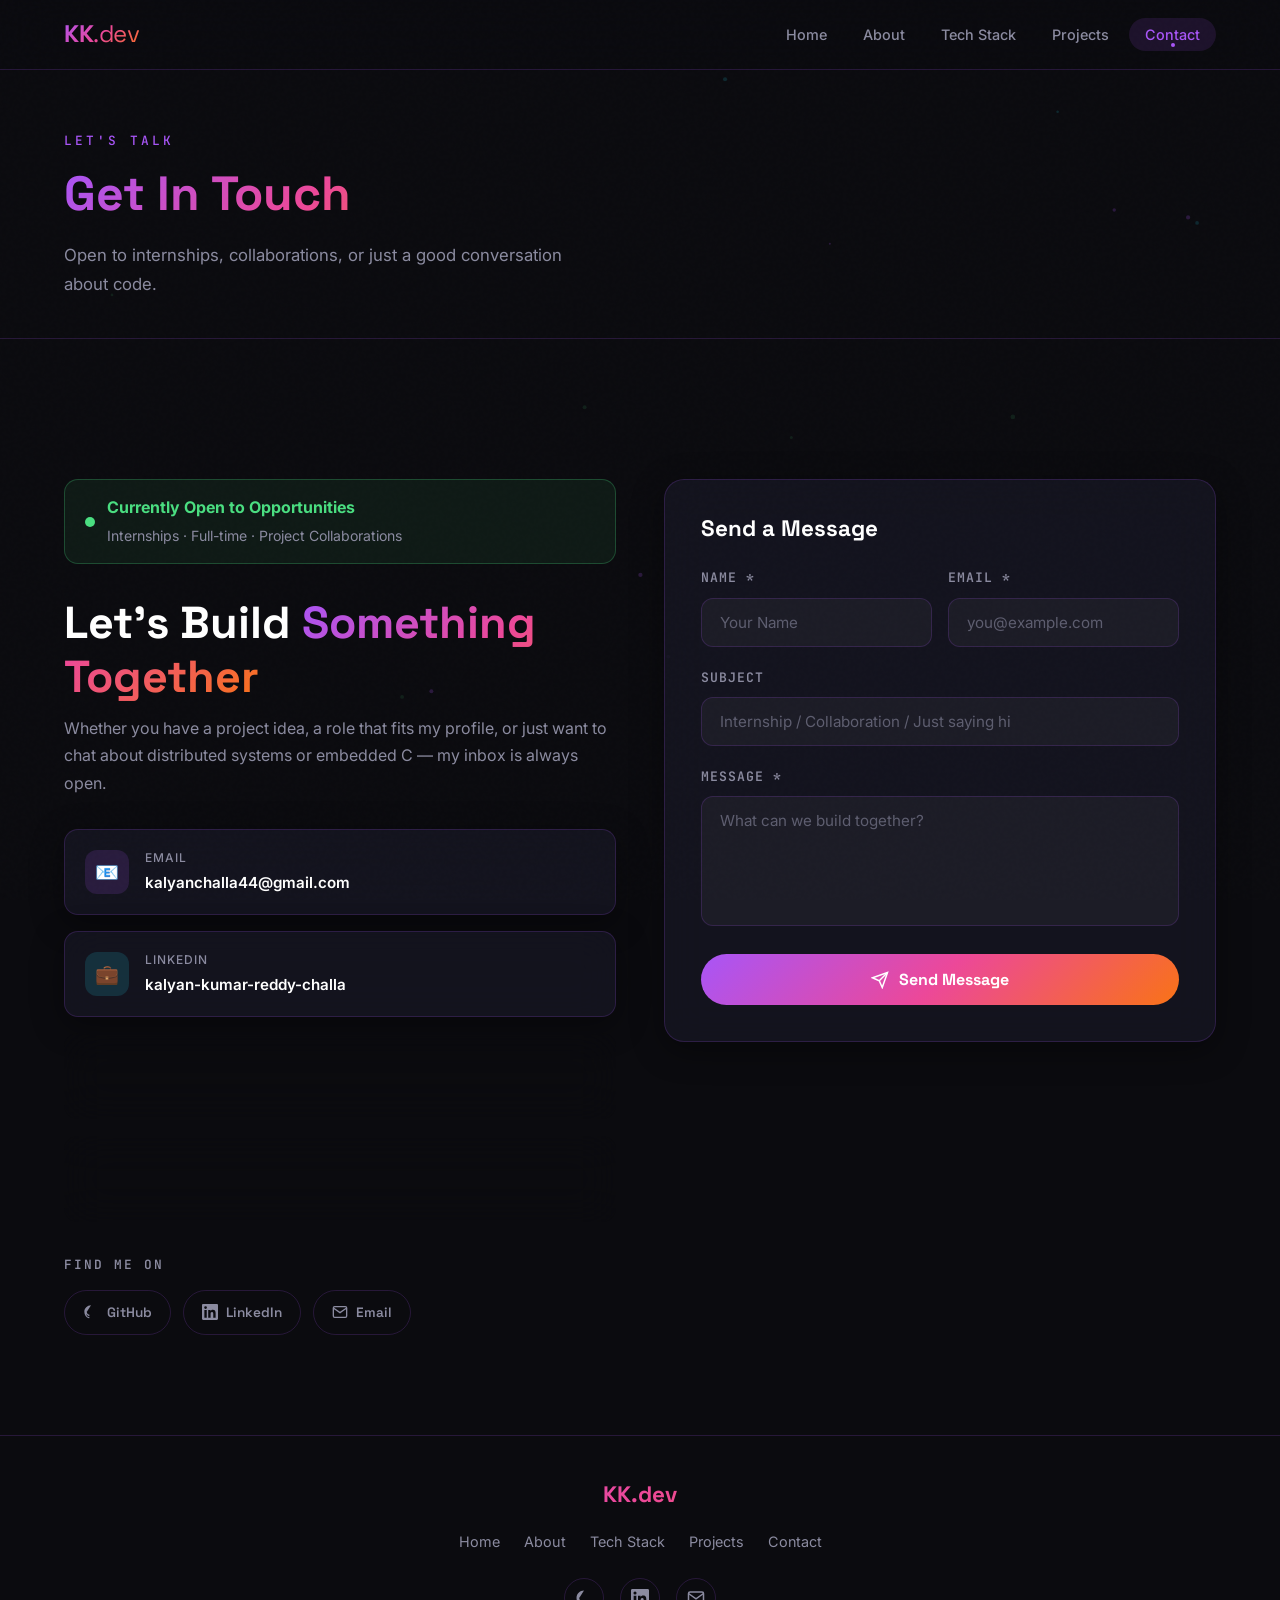
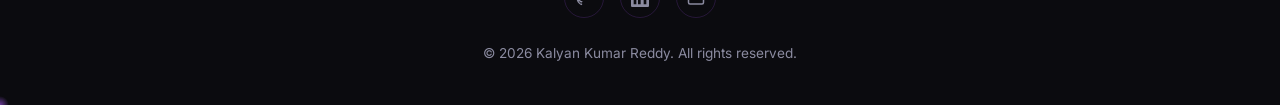
<file: contact.html>
<!DOCTYPE html>
<html lang="en">
<head>
  <meta charset="UTF-8">
  <meta name="viewport" content="width=device-width, initial-scale=1.0">
  <meta name="description" content="Contact Kalyan Kumar Reddy — reach out for internships, collaborations, or project discussions.">
  <title>Contact | Kalyan Kumar Reddy</title>
  <link rel="stylesheet" href="css/style.css">
  <style>
    .contact-section { padding: 80px 0 100px; }

    .contact-grid {
      display: grid;
      grid-template-columns: 1fr 1fr;
      gap: 48px;
      align-items: start;
    }

    /* ── Left Panel ── */
    .contact-info { display: flex; flex-direction: column; gap: 32px; }

    .contact-header h2 {
      font-size: clamp(1.8rem, 4vw, 2.8rem);
      margin-bottom: 12px;
    }
    .contact-header p { color: var(--clr-muted); line-height: 1.7; }

    /* Info Items */
    .contact-items { display: flex; flex-direction: column; gap: 16px; }
    .contact-item {
      display: flex;
      align-items: center;
      gap: 16px;
      padding: 18px 20px;
      border-radius: 14px;
      transition: var(--transition);
      text-decoration: none;
    }
    .contact-item:hover { transform: translateX(6px); }
    .contact-item-icon {
      width: 44px;
      height: 44px;
      border-radius: 12px;
      display: flex;
      align-items: center;
      justify-content: center;
      font-size: 1.2rem;
      flex-shrink: 0;
    }
    .contact-item-text { display: flex; flex-direction: column; gap: 2px; }
    .contact-item-label { font-size: 0.75rem; color: var(--clr-muted); font-weight: 500; letter-spacing: 1px; text-transform: uppercase; }
    .contact-item-value { font-size: 0.95rem; color: var(--clr-white); font-weight: 600; }

    /* Social Links */
    .social-section { }
    .social-title { font-size: 0.8rem; font-weight: 600; color: var(--clr-muted); letter-spacing: 2px; text-transform: uppercase; margin-bottom: 14px; font-family: 'JetBrains Mono', monospace; }
    .social-row { display: flex; gap: 12px; flex-wrap: wrap; }
    .social-btn {
      display: flex;
      align-items: center;
      gap: 8px;
      padding: 10px 18px;
      border-radius: var(--radius-pill);
      border: 1px solid var(--clr-border);
      color: var(--clr-muted);
      font-size: 0.85rem;
      font-weight: 600;
      font-family: 'Space Grotesk', sans-serif;
      transition: var(--transition);
      text-decoration: none;
    }
    .social-btn:hover {
      transform: translateY(-3px);
      border-color: var(--clr-purple);
      color: var(--clr-white);
      background: rgba(168,85,247,0.1);
      box-shadow: 0 4px 20px rgba(168,85,247,0.2);
    }
    .social-btn svg { width: 16px; height: 16px; }

    /* ── Right Panel — Form ── */
    .contact-form-wrap {
      padding: 36px;
    }

    .form-group { margin-bottom: 20px; }
    .form-label {
      display: block;
      font-size: 0.82rem;
      font-weight: 600;
      color: var(--clr-muted);
      letter-spacing: 1px;
      text-transform: uppercase;
      margin-bottom: 8px;
      font-family: 'JetBrains Mono', monospace;
    }
    .form-input, .form-textarea {
      width: 100%;
      padding: 14px 18px;
      background: rgba(255,255,255,0.04);
      border: 1px solid var(--clr-border);
      border-radius: 12px;
      color: var(--clr-white);
      font-family: 'Inter', sans-serif;
      font-size: 0.95rem;
      transition: var(--transition);
      outline: none;
      resize: none;
    }
    .form-input::placeholder, .form-textarea::placeholder { color: rgba(139,139,160,0.6); }
    .form-input:focus, .form-textarea:focus {
      border-color: var(--clr-purple);
      background: rgba(168,85,247,0.06);
      box-shadow: 0 0 0 3px rgba(168,85,247,0.15);
    }
    .form-textarea { min-height: 130px; }

    .form-row { display: grid; grid-template-columns: 1fr 1fr; gap: 16px; }

    .submit-btn {
      width: 100%;
      padding: 15px;
      border-radius: var(--radius-pill);
      background: var(--grad-main);
      color: white;
      font-family: 'Space Grotesk', sans-serif;
      font-size: 1rem;
      font-weight: 700;
      border: none;
      cursor: pointer;
      transition: var(--transition);
      display: flex;
      align-items: center;
      justify-content: center;
      gap: 10px;
      margin-top: 8px;
    }
    .submit-btn:hover {
      transform: translateY(-3px);
      box-shadow: 0 8px 30px rgba(168,85,247,0.4);
    }
    .submit-btn:active { transform: translateY(0); }

    /* Available badge */
    .availability-badge {
      display: flex;
      align-items: center;
      gap: 12px;
      padding: 14px 20px;
      border-radius: 14px;
      background: rgba(74,222,128,0.07);
      border: 1px solid rgba(74,222,128,0.25);
    }
    .avail-dot {
      width: 10px; height: 10px;
      border-radius: 50%;
      background: var(--clr-green);
      flex-shrink: 0;
      animation: pulse-dot 1.8s ease-in-out infinite;
    }
    .avail-text strong { color: var(--clr-green); }
    .avail-text span { font-size: 0.88rem; color: var(--clr-muted); }

    /* ── Page Hero ── */
    .page-hero {
      padding: 60px 0 40px;
      border-bottom: 1px solid var(--clr-border);
      margin-bottom: 60px;
    }

    @media (max-width: 900px) {
      .contact-grid { grid-template-columns: 1fr; }
    }
    @media (max-width: 480px) {
      .form-row { grid-template-columns: 1fr; }
    }
  </style>
</head>
<body>
  <canvas id="contact-canvas" class="page-canvas"></canvas>
  <div class="scroll-progress" id="scroll-progress"></div>

  <nav class="main-nav">
    <div class="nav-inner">
      <a href="index.html" class="nav-logo">KK<span>.dev</span></a>
      <ul class="nav-links">
        <li><a href="index.html">Home</a></li>
        <li><a href="about.html">About</a></li>
        <li><a href="tech-stack.html">Tech Stack</a></li>
        <li><a href="projects.html">Projects</a></li>
        <li><a href="contact.html">Contact</a></li>
      </ul>
      <div class="hamburger" id="hamburger"><span></span><span></span><span></span></div>
    </div>
  </nav>
  <div class="mobile-nav" id="mobile-nav">
    <a href="index.html">Home</a>
    <a href="about.html">About</a>
    <a href="tech-stack.html">Tech Stack</a>
    <a href="projects.html">Projects</a>
    <a href="contact.html">Contact</a>
  </div>

  <main class="page-wrapper">
    <div class="page-hero">
      <div class="container">
        <span class="section-label">Let's Talk</span>
        <h1 class="section-title gradient-text" style="max-width:500px;">Get In Touch</h1>
        <p class="section-subtitle" style="margin-bottom:0;">Open to internships, collaborations, or just a good conversation about code.</p>
      </div>
    </div>

    <section class="contact-section">
      <div class="container">
        <div class="contact-grid">

          <!-- ── Left: Info ── -->
          <div class="contact-info">

            <!-- Availability -->
            <div class="availability-badge reveal">
              <div class="avail-dot"></div>
              <div class="avail-text">
                <strong>Currently Open to Opportunities</strong><br>
                <span>Internships · Full-time · Project Collaborations</span>
              </div>
            </div>

            <div class="contact-header reveal reveal-delay-1">
              <h2>Let's Build <span class="gradient-text">Something Together</span></h2>
              <p>
                Whether you have a project idea, a role that fits my profile, or just want to chat about
                distributed systems or embedded C — my inbox is always open.
              </p>
            </div>

            <!-- Info items -->
            <div class="contact-items">
              <a href="mailto:kalyanchalla44@gmail.com" class="glass-card contact-item reveal reveal-delay-1">
                <div class="contact-item-icon" style="background: rgba(168,85,247,0.15);">📧</div>
                <div class="contact-item-text">
                  <span class="contact-item-label">Email</span>
                  <span class="contact-item-value">kalyanchalla44@gmail.com</span>
                </div>
              </a>
              <a href="https://www.linkedin.com/in/kalyan-kumar-reddy-challa-273b43290/" target="_blank" class="glass-card contact-item reveal reveal-delay-2">
                <div class="contact-item-icon" style="background: rgba(34,211,238,0.15);">💼</div>
                <div class="contact-item-text">
                  <span class="contact-item-label">LinkedIn</span>
                  <span class="contact-item-value">kalyan-kumar-reddy-challa</span>
                </div>
              </a>
              <a href="https://github.com/Kalyan-4406" target="_blank" class="glass-card contact-item reveal reveal-delay-3">
                <div class="contact-item-icon" style="background: rgba(74,222,128,0.15);">🐙</div>
                <div class="contact-item-text">
                  <span class="contact-item-label">GitHub</span>
                  <span class="contact-item-value">Kalyan-4406</span>
                </div>
              </a>
              <div class="glass-card contact-item reveal reveal-delay-4" style="cursor:default;">
                <div class="contact-item-icon" style="background: rgba(249,115,22,0.15);">📍</div>
                <div class="contact-item-text">
                  <span class="contact-item-label">Location</span>
                  <span class="contact-item-value">Ettimadai, Tamil Nadu, India</span>
                </div>
              </div>
            </div>

            <!-- Social Buttons -->
            <div class="social-section reveal">
              <p class="social-title">Find me on</p>
              <div class="social-row">
                <a href="https://github.com/Kalyan-4406" target="_blank" class="social-btn">
                  <svg fill="currentColor" viewBox="0 0 24 24"><path d="M12 2C6.477 2 2 6.484 2 12.017c0 4.418 2.865 8.163 6.83 9.48.5.092.682-.217.682-.483 0-.237-.009-.888-.013-1.745-2.782.607-3.369-1.34-3.369-1.34-.454-1.152-1.11-1.459-1.11-1.459-.908-.619.069-.608.069-.608 1.003.07 1.531 1.032 1.531 1.032.892 1.53 2.341 1.088 2.91.832.092-.647.35-1.088.636-1.338-2.22-.253-4.555-1.113-4.555-4.951 0-1.093.39-1.988.1.03-2.599-.1-.247-.432-1.285.097-2.541 0 0 .84-.27 2.75 1.026A9.564 9.564 0 0112 6.844c.85.004 1.705.115 2.504.337 1.909-1.296 2.747-1.027 2.747-1.027.546 1.279.202 2.298.1 2.541.64.7 1.028 1.595 1.028 2.688 0 3.848-2.339 4.695-4.566 4.943.359.309.678.92.678 1.855 0 1.338-.012 2.419-.012 2.747 0 .268.18.58.688.482A10.019 10.019 0 0022 12.017C22 6.484 17.522 2 12 2z"/></svg>
                  GitHub
                </a>
                <a href="https://www.linkedin.com/in/kalyan-kumar-reddy-challa-273b43290/" target="_blank" class="social-btn">
                  <svg fill="currentColor" viewBox="0 0 24 24"><path d="M20.447 20.452h-3.554v-5.569c0-1.328-.027-3.037-1.852-3.037-1.853 0-2.136 1.445-2.136 2.939v5.667H9.351V9h3.414v1.561h.046c.477-.9 1.637-1.85 3.37-1.85 3.601 0 4.267 2.37 4.267 5.455v6.286zM5.337 7.433a2.062 2.062 0 01-2.063-2.065 2.064 2.064 0 112.063 2.065zm1.782 13.019H3.555V9h3.564v11.452zM22.225 0H1.771C.792 0 0 .774 0 1.729v20.542C0 23.227.792 24 1.771 24h20.451C23.2 24 24 23.227 24 22.271V1.729C24 .774 23.2 0 22.222 0h.003z"/></svg>
                  LinkedIn
                </a>
                <a href="mailto:kalyanchalla44@gmail.com" class="social-btn">
                  <svg fill="none" viewBox="0 0 24 24" stroke="currentColor" stroke-width="2"><path d="M4 4h16c1.1 0 2 .9 2 2v12c0 1.1-.9 2-2 2H4c-1.1 0-2-.9-2-2V6c0-1.1.9-2 2-2z"/><polyline points="22,6 12,13 2,6"/></svg>
                  Email
                </a>
              </div>
            </div>

          </div>

          <!-- ── Right: Form ── -->
          <div class="glass-card contact-form-wrap reveal reveal-delay-2">
            <h3 style="font-size:1.4rem; margin-bottom:24px;">Send a Message</h3>
            <form id="contact-form" action="https://formsubmit.co/kalyanchalla44@gmail.com" method="POST">
              <!-- FormSubmit config -->
              <input type="hidden" name="_subject" value="New message from portfolio!">
              <input type="hidden" name="_captcha" value="false">
              <input type="hidden" name="_template" value="table">
              <input type="hidden" name="_next" value="contact.html">

              <div class="form-row">
                <div class="form-group">
                  <label class="form-label" for="form-name">Name *</label>
                  <input type="text" id="form-name" name="name" class="form-input" placeholder="Your Name" required>
                </div>
                <div class="form-group">
                  <label class="form-label" for="form-email">Email *</label>
                  <input type="email" id="form-email" name="email" class="form-input" placeholder="you@example.com" required>
                </div>
              </div>

              <div class="form-group">
                <label class="form-label" for="form-subject">Subject</label>
                <input type="text" id="form-subject" name="subject" class="form-input" placeholder="Internship / Collaboration / Just saying hi">
              </div>

              <div class="form-group">
                <label class="form-label" for="form-message">Message *</label>
                <textarea id="form-message" name="message" class="form-textarea" placeholder="What can we build together?" required></textarea>
              </div>

              <button type="submit" class="submit-btn" id="submit-btn">
                <svg width="18" height="18" viewBox="0 0 24 24" fill="none" stroke="currentColor" stroke-width="2"><line x1="22" y1="2" x2="11" y2="13"/><polygon points="22 2 15 22 11 13 2 9 22 2"/></svg>
                <span id="submit-text">Send Message</span>
              </button>
            </form>
          </div>

        </div>
      </div>
    </section>
  </main>

  <footer class="site-footer">
    <div class="footer-inner">
      <div class="footer-logo">KK.dev</div>
      <div class="footer-links">
        <a href="index.html">Home</a>
        <a href="about.html">About</a>
        <a href="tech-stack.html">Tech Stack</a>
        <a href="projects.html">Projects</a>
        <a href="contact.html">Contact</a>
      </div>
      <div class="footer-social">
        <a href="https://github.com/Kalyan-4406" target="_blank" aria-label="GitHub">
          <svg width="18" height="18" fill="currentColor" viewBox="0 0 24 24"><path d="M12 2C6.477 2 2 6.484 2 12.017c0 4.418 2.865 8.163 6.83 9.48.5.092.682-.217.682-.483 0-.237-.009-.888-.013-1.745-2.782.607-3.369-1.34-3.369-1.34-.454-1.152-1.11-1.459-1.11-1.459-.908-.619.069-.608.069-.608 1.003.07 1.531 1.032 1.531 1.032.892 1.53 2.341 1.088 2.91.832.092-.647.35-1.088.636-1.338-2.22-.253-4.555-1.113-4.555-4.951 0-1.093.39-1.988.1.03-2.599-.1-.247-.432-1.285.097-2.541 0 0 .84-.27 2.75 1.026A9.564 9.564 0 0112 6.844c.85.004 1.705.115 2.504.337 1.909-1.296 2.747-1.027 2.747-1.027.546 1.279.202 2.298.1 2.541.64.7 1.028 1.595 1.028 2.688 0 3.848-2.339 4.695-4.566 4.943.359.309.678.92.678 1.855 0 1.338-.012 2.419-.012 2.747 0 .268.18.58.688.482A10.019 10.019 0 0022 12.017C22 6.484 17.522 2 12 2z"/></svg>
        </a>
        <a href="https://www.linkedin.com/in/kalyan-kumar-reddy-challa-273b43290/" target="_blank" aria-label="LinkedIn">
          <svg width="18" height="18" fill="currentColor" viewBox="0 0 24 24"><path d="M20.447 20.452h-3.554v-5.569c0-1.328-.027-3.037-1.852-3.037-1.853 0-2.136 1.445-2.136 2.939v5.667H9.351V9h3.414v1.561h.046c.477-.9 1.637-1.85 3.37-1.85 3.601 0 4.267 2.37 4.267 5.455v6.286zM5.337 7.433a2.062 2.062 0 01-2.063-2.065 2.064 2.064 0 112.063 2.065zm1.782 13.019H3.555V9h3.564v11.452zM22.225 0H1.771C.792 0 0 .774 0 1.729v20.542C0 23.227.792 24 1.771 24h20.451C23.2 24 24 23.227 24 22.271V1.729C24 .774 23.2 0 22.222 0h.003z"/></svg>
        </a>
        <a href="mailto:kalyanchalla44@gmail.com" aria-label="Email">
          <svg width="18" height="18" viewBox="0 0 24 24" fill="none" stroke="currentColor" stroke-width="2"><path d="M4 4h16c1.1 0 2 .9 2 2v12c0 1.1-.9 2-2 2H4c-1.1 0-2-.9-2-2V6c0-1.1.9-2 2-2z"/><polyline points="22,6 12,13 2,6"/></svg>
        </a>
      </div>
      <p class="footer-copy">&copy; <span id="footer-year"></span> Kalyan Kumar Reddy. All rights reserved.</p>
    </div>
  </footer>

  <script src="js/main.js"></script>
  <script>
    AmbientCanvas('contact-canvas', {
      count: 20,
      colors: ['rgba(168,85,247,0.2)', 'rgba(34,211,238,0.15)', 'rgba(74,222,128,0.1)'],
      maxSize: 1.5,
      speed: 0.15,
      connect: false
    });

    // Form handling
    const form = document.getElementById('contact-form');
    const submitBtn = document.getElementById('submit-btn');
    const submitText = document.getElementById('submit-text');

    form.addEventListener('submit', function(e) {
      submitBtn.style.opacity = '0.8';
      submitText.textContent = 'Sending…';
      // FormSubmit handles the rest
    });

    // Check for success redirect
    if (window.location.search.includes('success=true')) {
      showToast('Message sent! I\'ll get back to you soon.', 'success');
    }
  </script>
</body>
</html>
</file>
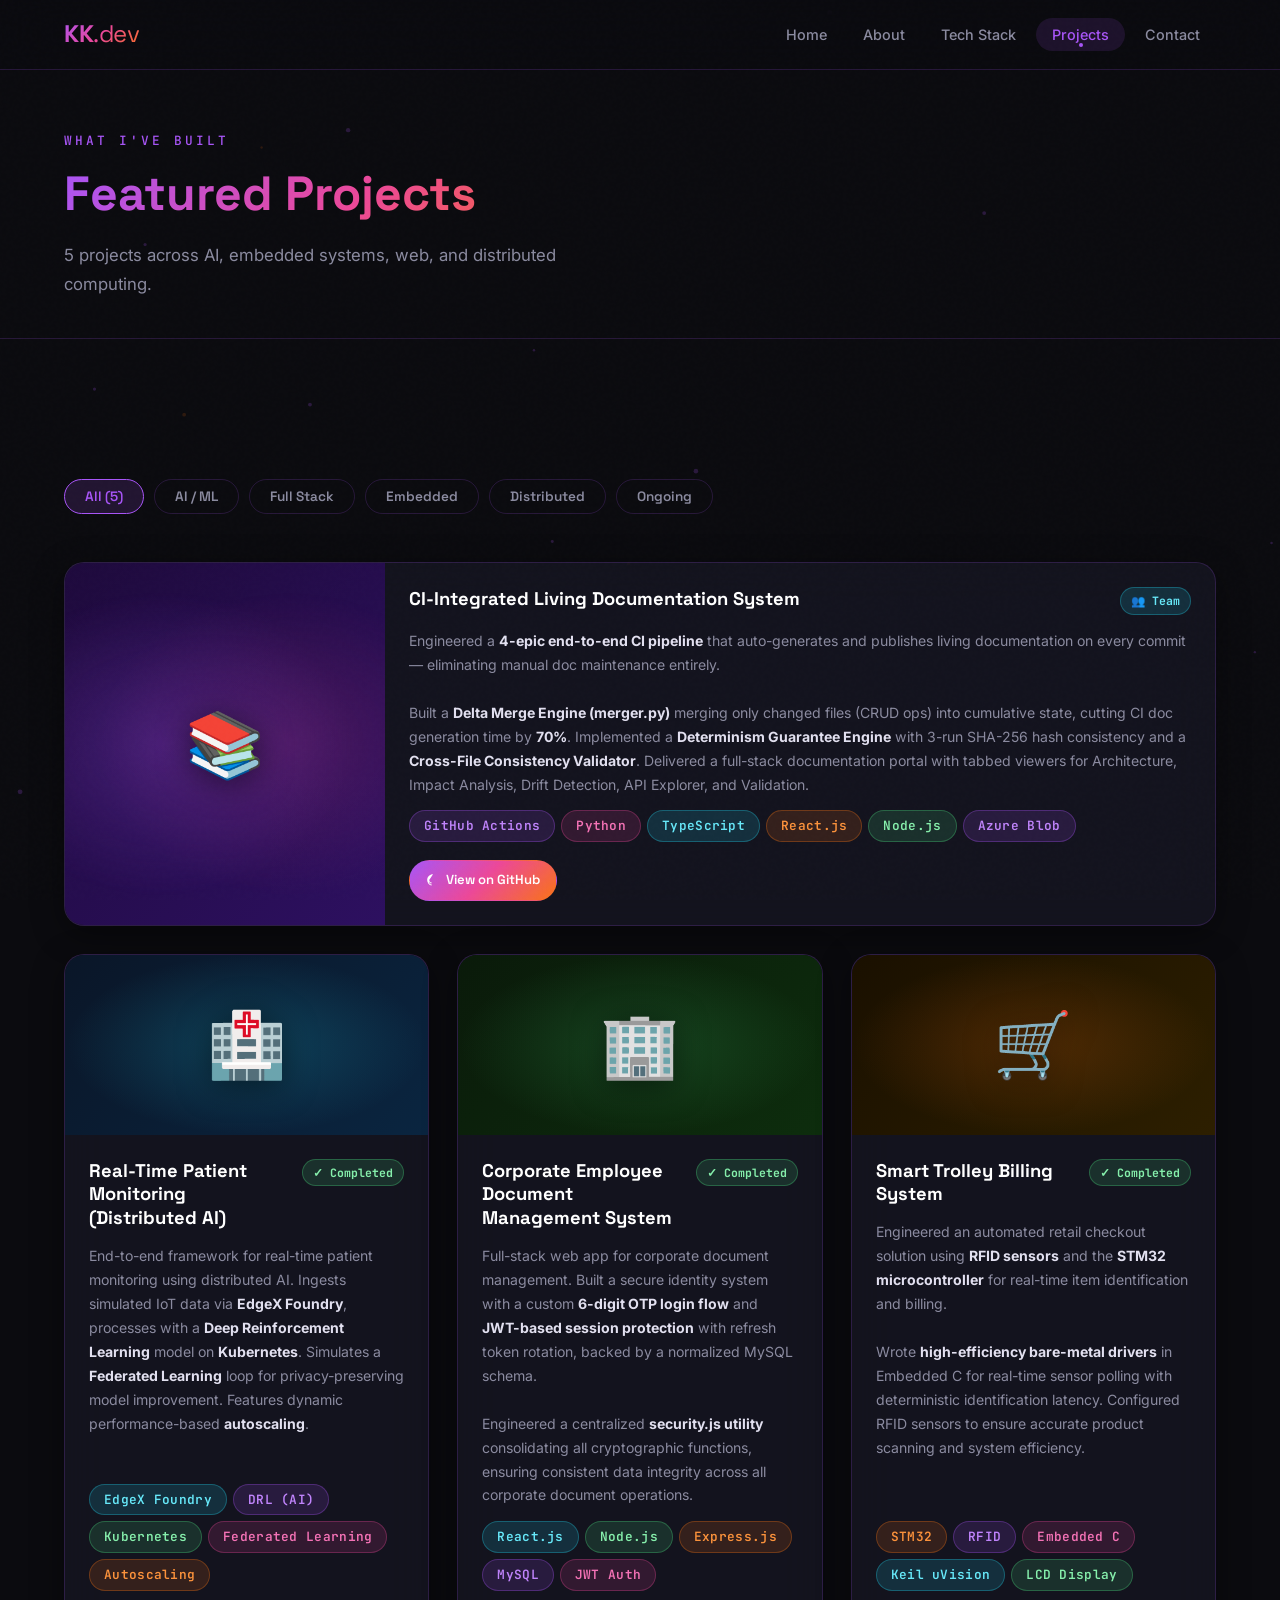
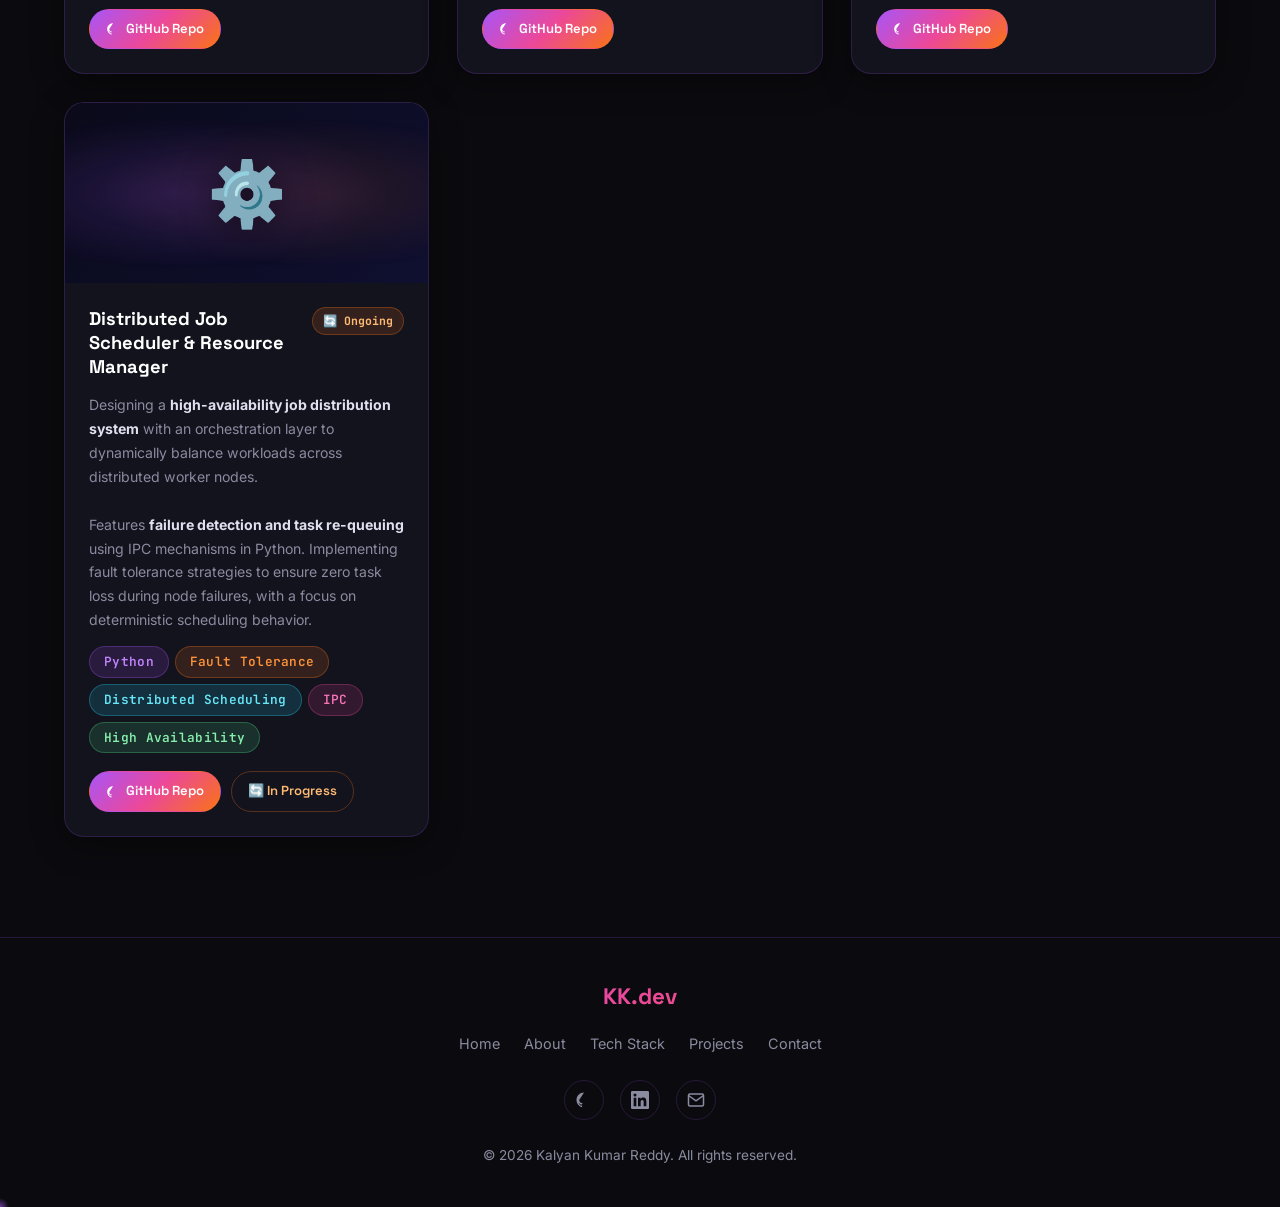
<file: projects.html>
<!DOCTYPE html>
<html lang="en">

<head>
  <meta charset="UTF-8">
  <meta name="viewport" content="width=device-width, initial-scale=1.0">
  <meta name="description"
    content="Kalyan Kumar Reddy's projects — CI pipeline, patient monitoring AI, corporate document management, smart trolley, distributed job scheduler.">
  <title>Projects | Kalyan Kumar Reddy</title>
  <link rel="stylesheet" href="css/style.css">
  <style>
    .projects-section {
      padding: 80px 0 100px;
    }

    /* Filter Pills */
    .filter-row {
      display: flex;
      gap: 10px;
      flex-wrap: wrap;
      margin-bottom: 48px;
    }

    .filter-btn {
      padding: 8px 20px;
      border-radius: var(--radius-pill);
      font-size: 0.85rem;
      font-weight: 600;
      font-family: 'Space Grotesk', sans-serif;
      cursor: pointer;
      border: 1px solid var(--clr-border);
      background: transparent;
      color: var(--clr-muted);
      transition: var(--transition);
    }

    .filter-btn:hover,
    .filter-btn.active {
      background: rgba(168, 85, 247, 0.15);
      border-color: var(--clr-purple);
      color: var(--clr-purple);
    }

    /* Projects Grid */
    .projects-grid {
      display: grid;
      grid-template-columns: repeat(auto-fill, minmax(340px, 1fr));
      gap: 28px;
    }

    /* Project Card */
    .project-card {
      display: flex;
      flex-direction: column;
      overflow: hidden;
      transition: var(--transition);
    }

    .project-card:hover {
      transform: translateY(-6px);
      box-shadow: 0 20px 60px rgba(0, 0, 0, 0.5), 0 0 40px rgba(168, 85, 247, 0.2);
    }

    /* Card Top Banner */
    .card-banner {
      height: 180px;
      position: relative;
      overflow: hidden;
      display: flex;
      align-items: center;
      justify-content: center;
    }

    .card-banner-icon {
      font-size: 4rem;
      z-index: 1;
      filter: drop-shadow(0 4px 16px rgba(0, 0, 0, 0.5));
    }

    .card-banner-bg {
      position: absolute;
      inset: 0;
      opacity: 0.6;
    }

    /* Card Body */
    .card-body {
      padding: 24px;
      flex: 1;
      display: flex;
      flex-direction: column;
      gap: 14px;
    }

    .card-top-row {
      display: flex;
      align-items: flex-start;
      justify-content: space-between;
      gap: 8px;
    }

    .card-status {
      display: inline-flex;
      align-items: center;
      gap: 5px;
      padding: 3px 10px;
      border-radius: var(--radius-pill);
      font-size: 0.72rem;
      font-weight: 700;
      font-family: 'JetBrains Mono', monospace;
      white-space: nowrap;
    }

    .status-complete {
      background: rgba(74, 222, 128, 0.15);
      color: #86EFAC;
      border: 1px solid rgba(74, 222, 128, 0.3);
    }

    .status-ongoing {
      background: rgba(249, 115, 22, 0.15);
      color: #FDBA74;
      border: 1px solid rgba(249, 115, 22, 0.3);
    }

    .status-team {
      background: rgba(34, 211, 238, 0.15);
      color: #67E8F9;
      border: 1px solid rgba(34, 211, 238, 0.3);
    }

    .card-title {
      font-family: 'Space Grotesk', sans-serif;
      font-size: 1.15rem;
      font-weight: 700;
      color: var(--clr-white);
      line-height: 1.3;
    }

    .card-desc {
      font-size: 0.88rem;
      color: var(--clr-muted);
      line-height: 1.7;
      flex: 1;
    }

    .card-desc strong {
      color: var(--clr-text);
    }

    .card-tags {
      display: flex;
      flex-wrap: wrap;
      gap: 6px;
    }

    .card-actions {
      display: flex;
      gap: 10px;
      margin-top: 4px;
      flex-wrap: wrap;
    }

    .card-btn {
      display: inline-flex;
      align-items: center;
      gap: 6px;
      padding: 8px 16px;
      border-radius: var(--radius-pill);
      font-size: 0.82rem;
      font-weight: 600;
      font-family: 'Space Grotesk', sans-serif;
      transition: var(--transition);
      border: 1px solid var(--clr-border);
      color: var(--clr-muted);
      background: transparent;
    }

    .card-btn:hover {
      border-color: var(--clr-purple);
      color: var(--clr-purple);
      background: rgba(168, 85, 247, 0.1);
    }

    .card-btn.primary {
      background: var(--grad-main);
      border-color: transparent;
      color: white;
    }

    .card-btn.primary:hover {
      box-shadow: 0 4px 20px rgba(168, 85, 247, 0.4);
      transform: scale(1.03);
    }

    /* Highlight Card (Full Width) */
    .project-card.featured {
      grid-column: 1 / -1;
      flex-direction: row;
    }

    .project-card.featured .card-banner {
      width: 320px;
      min-width: 320px;
      height: auto;
      flex-shrink: 0;
    }

    /* Page Hero */
    .page-hero {
      padding: 60px 0 40px;
      border-bottom: 1px solid var(--clr-border);
      margin-bottom: 60px;
    }

    @media (max-width: 900px) {
      .project-card.featured {
        flex-direction: column;
      }

      .project-card.featured .card-banner {
        width: 100%;
        min-width: unset;
        height: 180px;
      }
    }

    @media (max-width: 600px) {
      .projects-grid {
        grid-template-columns: 1fr;
      }
    }
  </style>
</head>

<body>
  <canvas id="projects-canvas" class="page-canvas"></canvas>
  <div class="scroll-progress" id="scroll-progress"></div>

  <nav class="main-nav">
    <div class="nav-inner">
      <a href="index.html" class="nav-logo">KK<span>.dev</span></a>
      <ul class="nav-links">
        <li><a href="index.html">Home</a></li>
        <li><a href="about.html">About</a></li>
        <li><a href="tech-stack.html">Tech Stack</a></li>
        <li><a href="projects.html">Projects</a></li>
        <li><a href="contact.html">Contact</a></li>
      </ul>
      <div class="hamburger" id="hamburger"><span></span><span></span><span></span></div>
    </div>
  </nav>
  <div class="mobile-nav" id="mobile-nav">
    <a href="index.html">Home</a>
    <a href="about.html">About</a>
    <a href="tech-stack.html">Tech Stack</a>
    <a href="projects.html">Projects</a>
    <a href="contact.html">Contact</a>
  </div>

  <main class="page-wrapper">
    <div class="page-hero">
      <div class="container">
        <span class="section-label">What I've Built</span>
        <h1 class="section-title gradient-text" style="max-width:600px;">Featured Projects</h1>
        <p class="section-subtitle" style="margin-bottom:0;">5 projects across AI, embedded systems, web, and
          distributed computing.</p>
      </div>
    </div>

    <section class="projects-section">
      <div class="container">

        <!-- Filter Row -->
        <div class="filter-row">
          <button class="filter-btn active" data-filter="all">All (5)</button>
          <button class="filter-btn" data-filter="ai">AI / ML</button>
          <button class="filter-btn" data-filter="web">Full Stack</button>
          <button class="filter-btn" data-filter="embedded">Embedded</button>
          <button class="filter-btn" data-filter="distributed">Distributed</button>
          <button class="filter-btn" data-filter="ongoing">Ongoing</button>
        </div>

        <div class="projects-grid" id="projects-grid">

          <!-- ════════════════════════════════════════
               PROJECT 1 — CI Living Documentation (FEATURED)
               ════════════════════════════════════════ -->
          <div class="glass-card project-card featured reveal" data-categories="web ai">
            <div class="card-banner" style="background: linear-gradient(135deg, #1e0a3c, #2d1060);">
              <div class="card-banner-icon">📚</div>
              <div class="card-banner-bg"
                style="background: radial-gradient(ellipse at 30% 50%, rgba(168,85,247,0.4) 0%, transparent 60%), radial-gradient(ellipse at 70% 50%, rgba(236,72,153,0.3) 0%, transparent 60%);">
              </div>
            </div>
            <div class="card-body">
              <div class="card-top-row">
                <h3 class="card-title">CI-Integrated Living Documentation System</h3>
                <span class="card-status status-team">👥 Team</span>
              </div>
              <p class="card-desc">
                Engineered a <strong>4-epic end-to-end CI pipeline</strong> that auto-generates and publishes living
                documentation on every commit — eliminating manual doc maintenance entirely.<br><br>
                Built a <strong>Delta Merge Engine (merger.py)</strong> merging only changed files (CRUD ops) into
                cumulative state, cutting CI doc generation time by <strong>70%</strong>. Implemented a
                <strong>Determinism Guarantee Engine</strong> with 3-run SHA-256 hash consistency and a
                <strong>Cross-File Consistency Validator</strong>. Delivered a full-stack documentation portal
                with tabbed viewers for Architecture, Impact Analysis, Drift Detection, API Explorer, and Validation.
              </p>
              <div class="card-tags">
                <span class="pill pill-purple">GitHub Actions</span>
                <span class="pill pill-pink">Python</span>
                <span class="pill pill-cyan">TypeScript</span>
                <span class="pill pill-orange">React.js</span>
                <span class="pill pill-green">Node.js</span>
                <span class="pill pill-purple">Azure Blob</span>
              </div>
              <div class="card-actions">
                <a href="https://github.com/DocPulseAI" target="_blank" class="card-btn primary">
                  <svg width="14" height="14" fill="currentColor" viewBox="0 0 24 24">
                    <path
                      d="M12 2C6.477 2 2 6.484 2 12.017c0 4.418 2.865 8.163 6.83 9.48.5.092.682-.217.682-.483 0-.237-.009-.888-.013-1.745-2.782.607-3.369-1.34-3.369-1.34-.454-1.152-1.11-1.459-1.11-1.459-.908-.619.069-.608.069-.608 1.003.07 1.531 1.032 1.531 1.032.892 1.53 2.341 1.088 2.91.832.092-.647.35-1.088.636-1.338-2.22-.253-4.555-1.113-4.555-4.951 0-1.093.39-1.988.1.03-2.599-.1-.247-.432-1.285.097-2.541 0 0 .84-.27 2.75 1.026A9.564 9.564 0 0112 6.844c.85.004 1.705.115 2.504.337 1.909-1.296 2.747-1.027 2.747-1.027.546 1.279.202 2.298.1 2.541.64.7 1.028 1.595 1.028 2.688 0 3.848-2.339 4.695-4.566 4.943.359.309.678.92.678 1.855 0 1.338-.012 2.419-.012 2.747 0 .268.18.58.688.482A10.019 10.019 0 0022 12.017C22 6.484 17.522 2 12 2z" />
                  </svg>
                  View on GitHub
                </a>
              </div>
            </div>
          </div>

          <!-- ════════════════════════════════════════
               PROJECT 2 — Patient Monitoring AI
               ════════════════════════════════════════ -->
          <div class="glass-card project-card reveal reveal-delay-1" data-categories="ai distributed">
            <div class="card-banner" style="background: linear-gradient(135deg, #0a1628, #0a2540);">
              <div class="card-banner-icon">🏥</div>
              <div class="card-banner-bg"
                style="background: radial-gradient(ellipse at 50% 50%, rgba(34,211,238,0.35) 0%, transparent 70%);">
              </div>
            </div>
            <div class="card-body">
              <div class="card-top-row">
                <h3 class="card-title">Real-Time Patient Monitoring (Distributed AI)</h3>
                <span class="card-status status-complete">✓ Completed</span>
              </div>
              <p class="card-desc">
                End-to-end framework for real-time patient monitoring using distributed AI. Ingests simulated
                IoT data via <strong>EdgeX Foundry</strong>, processes with a <strong>Deep Reinforcement
                  Learning</strong>
                model on <strong>Kubernetes</strong>. Simulates a <strong>Federated Learning</strong> loop for
                privacy-preserving model improvement. Features dynamic performance-based <strong>autoscaling</strong>.
              </p>
              <div class="card-tags">
                <span class="pill pill-cyan">EdgeX Foundry</span>
                <span class="pill pill-purple">DRL (AI)</span>
                <span class="pill pill-green">Kubernetes</span>
                <span class="pill pill-pink">Federated Learning</span>
                <span class="pill pill-orange">Autoscaling</span>
              </div>
              <div class="card-actions">
                <a href="https://github.com/23CSE362-edge-computing-2025-26-odd/capstone-project-05_techtony"
                  target="_blank" class="card-btn primary">
                  <svg width="14" height="14" fill="currentColor" viewBox="0 0 24 24">
                    <path
                      d="M12 2C6.477 2 2 6.484 2 12.017c0 4.418 2.865 8.163 6.83 9.48.5.092.682-.217.682-.483 0-.237-.009-.888-.013-1.745-2.782.607-3.369-1.34-3.369-1.34-.454-1.152-1.11-1.459-1.11-1.459-.908-.619.069-.608.069-.608 1.003.07 1.531 1.032 1.531 1.032.892 1.53 2.341 1.088 2.91.832.092-.647.35-1.088.636-1.338-2.22-.253-4.555-1.113-4.555-4.951 0-1.093.39-1.988.1.03-2.599-.1-.247-.432-1.285.097-2.541 0 0 .84-.27 2.75 1.026A9.564 9.564 0 0112 6.844c.85.004 1.705.115 2.504.337 1.909-1.296 2.747-1.027 2.747-1.027.546 1.279.202 2.298.1 2.541.64.7 1.028 1.595 1.028 2.688 0 3.848-2.339 4.695-4.566 4.943.359.309.678.92.678 1.855 0 1.338-.012 2.419-.012 2.747 0 .268.18.58.688.482A10.019 10.019 0 0022 12.017C22 6.484 17.522 2 12 2z" />
                  </svg>
                  GitHub Repo
                </a>
              </div>
            </div>
          </div>

          <!-- ════════════════════════════════════════
               PROJECT 3 — Corporate Document Management
               ════════════════════════════════════════ -->
          <div class="glass-card project-card reveal reveal-delay-2" data-categories="web">
            <div class="card-banner" style="background: linear-gradient(135deg, #0a1a0a, #0d2d0d);">
              <div class="card-banner-icon">🏢</div>
              <div class="card-banner-bg"
                style="background: radial-gradient(ellipse at 50% 50%, rgba(74,222,128,0.3) 0%, transparent 70%);">
              </div>
            </div>
            <div class="card-body">
              <div class="card-top-row">
                <h3 class="card-title">Corporate Employee Document Management System</h3>
                <span class="card-status status-complete">✓ Completed</span>
              </div>
              <p class="card-desc">
                Full-stack web app for corporate document management. Built a secure identity system with a
                custom <strong>6-digit OTP login flow</strong> and <strong>JWT-based session protection</strong>
                with refresh token rotation, backed by a normalized MySQL schema.<br><br>
                Engineered a centralized <strong>security.js utility</strong> consolidating all cryptographic
                functions, ensuring consistent data integrity across all corporate document operations.
              </p>
              <div class="card-tags">
                <span class="pill pill-cyan">React.js</span>
                <span class="pill pill-green">Node.js</span>
                <span class="pill pill-orange">Express.js</span>
                <span class="pill pill-purple">MySQL</span>
                <span class="pill pill-pink">JWT Auth</span>
              </div>
              <div class="card-actions">
                <a href="https://github.com/Kalyan-4406" target="_blank" class="card-btn primary">
                  <svg width="14" height="14" fill="currentColor" viewBox="0 0 24 24">
                    <path
                      d="M12 2C6.477 2 2 6.484 2 12.017c0 4.418 2.865 8.163 6.83 9.48.5.092.682-.217.682-.483 0-.237-.009-.888-.013-1.745-2.782.607-3.369-1.34-3.369-1.34-.454-1.152-1.11-1.459-1.11-1.459-.908-.619.069-.608.069-.608 1.003.07 1.531 1.032 1.531 1.032.892 1.53 2.341 1.088 2.91.832.092-.647.35-1.088.636-1.338-2.22-.253-4.555-1.113-4.555-4.951 0-1.093.39-1.988.1.03-2.599-.1-.247-.432-1.285.097-2.541 0 0 .84-.27 2.75 1.026A9.564 9.564 0 0112 6.844c.85.004 1.705.115 2.504.337 1.909-1.296 2.747-1.027 2.747-1.027.546 1.279.202 2.298.1 2.541.64.7 1.028 1.595 1.028 2.688 0 3.848-2.339 4.695-4.566 4.943.359.309.678.92.678 1.855 0 1.338-.012 2.419-.012 2.747 0 .268.18.58.688.482A10.019 10.019 0 0022 12.017C22 6.484 17.522 2 12 2z" />
                  </svg>
                  GitHub Repo
                </a>
              </div>
            </div>
          </div>

          <!-- ════════════════════════════════════════
               PROJECT 4 — Smart Trolley
               ════════════════════════════════════════ -->
          <div class="glass-card project-card reveal reveal-delay-3" data-categories="embedded">
            <div class="card-banner" style="background: linear-gradient(135deg, #1a1000, #2d1f00);">
              <div class="card-banner-icon">🛒</div>
              <div class="card-banner-bg"
                style="background: radial-gradient(ellipse at 50% 50%, rgba(249,115,22,0.35) 0%, transparent 70%);">
              </div>
            </div>
            <div class="card-body">
              <div class="card-top-row">
                <h3 class="card-title">Smart Trolley Billing System</h3>
                <span class="card-status status-complete">✓ Completed</span>
              </div>
              <p class="card-desc">
                Engineered an automated retail checkout solution using <strong>RFID sensors</strong> and the
                <strong>STM32 microcontroller</strong> for real-time item identification and billing.<br><br>
                Wrote <strong>high-efficiency bare-metal drivers</strong> in Embedded C for real-time sensor
                polling with deterministic identification latency. Configured RFID sensors to ensure accurate
                product scanning and system efficiency.
              </p>
              <div class="card-tags">
                <span class="pill pill-orange">STM32</span>
                <span class="pill pill-purple">RFID</span>
                <span class="pill pill-pink">Embedded C</span>
                <span class="pill pill-cyan">Keil uVision</span>
                <span class="pill pill-green">LCD Display</span>
              </div>
              <div class="card-actions">
                <a href="https://github.com/Kalyan-4406" target="_blank" class="card-btn primary">
                  <svg width="14" height="14" fill="currentColor" viewBox="0 0 24 24">
                    <path
                      d="M12 2C6.477 2 2 6.484 2 12.017c0 4.418 2.865 8.163 6.83 9.48.5.092.682-.217.682-.483 0-.237-.009-.888-.013-1.745-2.782.607-3.369-1.34-3.369-1.34-.454-1.152-1.11-1.459-1.11-1.459-.908-.619.069-.608.069-.608 1.003.07 1.531 1.032 1.531 1.032.892 1.53 2.341 1.088 2.91.832.092-.647.35-1.088.636-1.338-2.22-.253-4.555-1.113-4.555-4.951 0-1.093.39-1.988.1.03-2.599-.1-.247-.432-1.285.097-2.541 0 0 .84-.27 2.75 1.026A9.564 9.564 0 0112 6.844c.85.004 1.705.115 2.504.337 1.909-1.296 2.747-1.027 2.747-1.027.546 1.279.202 2.298.1 2.541.64.7 1.028 1.595 1.028 2.688 0 3.848-2.339 4.695-4.566 4.943.359.309.678.92.678 1.855 0 1.338-.012 2.419-.012 2.747 0 .268.18.58.688.482A10.019 10.019 0 0022 12.017C22 6.484 17.522 2 12 2z" />
                  </svg>
                  GitHub Repo
                </a>
              </div>
            </div>
          </div>

          <!-- ════════════════════════════════════════
               PROJECT 5 — Distributed Job Scheduler (Ongoing)
               ════════════════════════════════════════ -->
          <div class="glass-card project-card reveal reveal-delay-4" data-categories="distributed ongoing">
            <div class="card-banner" style="background: linear-gradient(135deg, #0a0a1a, #0f0f30);">
              <div class="card-banner-icon">⚙️</div>
              <div class="card-banner-bg"
                style="background: radial-gradient(ellipse at 30% 50%, rgba(168,85,247,0.3) 0%, transparent 60%), radial-gradient(ellipse at 70% 50%, rgba(249,115,22,0.2) 0%, transparent 60%);">
              </div>
            </div>
            <div class="card-body">
              <div class="card-top-row">
                <h3 class="card-title">Distributed Job Scheduler & Resource Manager</h3>
                <span class="card-status status-ongoing">🔄 Ongoing</span>
              </div>
              <p class="card-desc">
                Designing a <strong>high-availability job distribution system</strong> with an orchestration
                layer to dynamically balance workloads across distributed worker nodes.<br><br>
                Features <strong>failure detection and task re-queuing</strong> using IPC mechanisms in Python.
                Implementing fault tolerance strategies to ensure zero task loss during node failures,
                with a focus on deterministic scheduling behavior.
              </p>
              <div class="card-tags">
                <span class="pill pill-purple">Python</span>
                <span class="pill pill-orange">Fault Tolerance</span>
                <span class="pill pill-cyan">Distributed Scheduling</span>
                <span class="pill pill-pink">IPC</span>
                <span class="pill pill-green">High Availability</span>
              </div>
              <div class="card-actions">
                <a href="https://github.com/Kalyan-4406/Distributed-Job-Scheduler" target="_blank"
                  class="card-btn primary">
                  <svg width="14" height="14" fill="currentColor" viewBox="0 0 24 24">
                    <path
                      d="M12 2C6.477 2 2 6.484 2 12.017c0 4.418 2.865 8.163 6.83 9.48.5.092.682-.217.682-.483 0-.237-.009-.888-.013-1.745-2.782.607-3.369-1.34-3.369-1.34-.454-1.152-1.11-1.459-1.11-1.459-.908-.619.069-.608.069-.608 1.003.07 1.531 1.032 1.531 1.032.892 1.53 2.341 1.088 2.91.832.092-.647.35-1.088.636-1.338-2.22-.253-4.555-1.113-4.555-4.951 0-1.093.39-1.988.1.03-2.599-.1-.247-.432-1.285.097-2.541 0 0 .84-.27 2.75 1.026A9.564 9.564 0 0112 6.844c.85.004 1.705.115 2.504.337 1.909-1.296 2.747-1.027 2.747-1.027.546 1.279.202 2.298.1 2.541.64.7 1.028 1.595 1.028 2.688 0 3.848-2.339 4.695-4.566 4.943.359.309.678.92.678 1.855 0 1.338-.012 2.419-.012 2.747 0 .268.18.58.688.482A10.019 10.019 0 0022 12.017C22 6.484 17.522 2 12 2z" />
                  </svg>
                  GitHub Repo
                </a>
                <span class="card-btn" style="cursor:default; border-color: rgba(249,115,22,0.3); color: #FDBA74;">
                  🔄 In Progress
                </span>
              </div>
            </div>
          </div>

        </div>
      </div>
    </section>
  </main>

  <footer class="site-footer">
    <div class="footer-inner">
      <div class="footer-logo">KK.dev</div>
      <div class="footer-links">
        <a href="index.html">Home</a>
        <a href="about.html">About</a>
        <a href="tech-stack.html">Tech Stack</a>
        <a href="projects.html">Projects</a>
        <a href="contact.html">Contact</a>
      </div>
      <div class="footer-social">
        <a href="https://github.com/Kalyan-4406" target="_blank" aria-label="GitHub">
          <svg width="18" height="18" fill="currentColor" viewBox="0 0 24 24">
            <path
              d="M12 2C6.477 2 2 6.484 2 12.017c0 4.418 2.865 8.163 6.83 9.48.5.092.682-.217.682-.483 0-.237-.009-.888-.013-1.745-2.782.607-3.369-1.34-3.369-1.34-.454-1.152-1.11-1.459-1.11-1.459-.908-.619.069-.608.069-.608 1.003.07 1.531 1.032 1.531 1.032.892 1.53 2.341 1.088 2.91.832.092-.647.35-1.088.636-1.338-2.22-.253-4.555-1.113-4.555-4.951 0-1.093.39-1.988.1.03-2.599-.1-.247-.432-1.285.097-2.541 0 0 .84-.27 2.75 1.026A9.564 9.564 0 0112 6.844c.85.004 1.705.115 2.504.337 1.909-1.296 2.747-1.027 2.747-1.027.546 1.279.202 2.298.1 2.541.64.7 1.028 1.595 1.028 2.688 0 3.848-2.339 4.695-4.566 4.943.359.309.678.92.678 1.855 0 1.338-.012 2.419-.012 2.747 0 .268.18.58.688.482A10.019 10.019 0 0022 12.017C22 6.484 17.522 2 12 2z" />
          </svg>
        </a>
        <a href="https://www.linkedin.com/in/kalyan-kumar-reddy-challa-273b43290/" target="_blank"
          aria-label="LinkedIn">
          <svg width="18" height="18" fill="currentColor" viewBox="0 0 24 24">
            <path
              d="M20.447 20.452h-3.554v-5.569c0-1.328-.027-3.037-1.852-3.037-1.853 0-2.136 1.445-2.136 2.939v5.667H9.351V9h3.414v1.561h.046c.477-.9 1.637-1.85 3.37-1.85 3.601 0 4.267 2.37 4.267 5.455v6.286zM5.337 7.433a2.062 2.062 0 01-2.063-2.065 2.064 2.064 0 112.063 2.065zm1.782 13.019H3.555V9h3.564v11.452zM22.225 0H1.771C.792 0 0 .774 0 1.729v20.542C0 23.227.792 24 1.771 24h20.451C23.2 24 24 23.227 24 22.271V1.729C24 .774 23.2 0 22.222 0h.003z" />
          </svg>
        </a>
        <a href="mailto:kalyanchalla44@gmail.com" aria-label="Email">
          <svg width="18" height="18" viewBox="0 0 24 24" fill="none" stroke="currentColor" stroke-width="2">
            <path d="M4 4h16c1.1 0 2 .9 2 2v12c0 1.1-.9 2-2 2H4c-1.1 0-2-.9-2-2V6c0-1.1.9-2 2-2z" />
            <polyline points="22,6 12,13 2,6" />
          </svg>
        </a>
      </div>
      <p class="footer-copy">&copy; <span id="footer-year"></span> Kalyan Kumar Reddy. All rights reserved.</p>
    </div>
  </footer>

  <script src="js/main.js"></script>
  <script>
    AmbientCanvas('projects-canvas', {
      count: 20,
      colors: ['rgba(168,85,247,0.2)', 'rgba(249,115,22,0.15)'],
      maxSize: 1.5,
      speed: 0.15,
      connect: false
    });

    // Filter logic
    const filterBtns = document.querySelectorAll('.filter-btn');
    const cards = document.querySelectorAll('.project-card');

    filterBtns.forEach(btn => {
      btn.addEventListener('click', () => {
        filterBtns.forEach(b => b.classList.remove('active'));
        btn.classList.add('active');
        const f = btn.dataset.filter;
        cards.forEach(card => {
          const cats = (card.dataset.categories || '').split(' ');
          const show = f === 'all' || cats.includes(f);
          card.style.display = show ? '' : 'none';
          card.style.opacity = show ? '1' : '0';
        });
      });
    });
  </script>
</body>

</html>
</file>
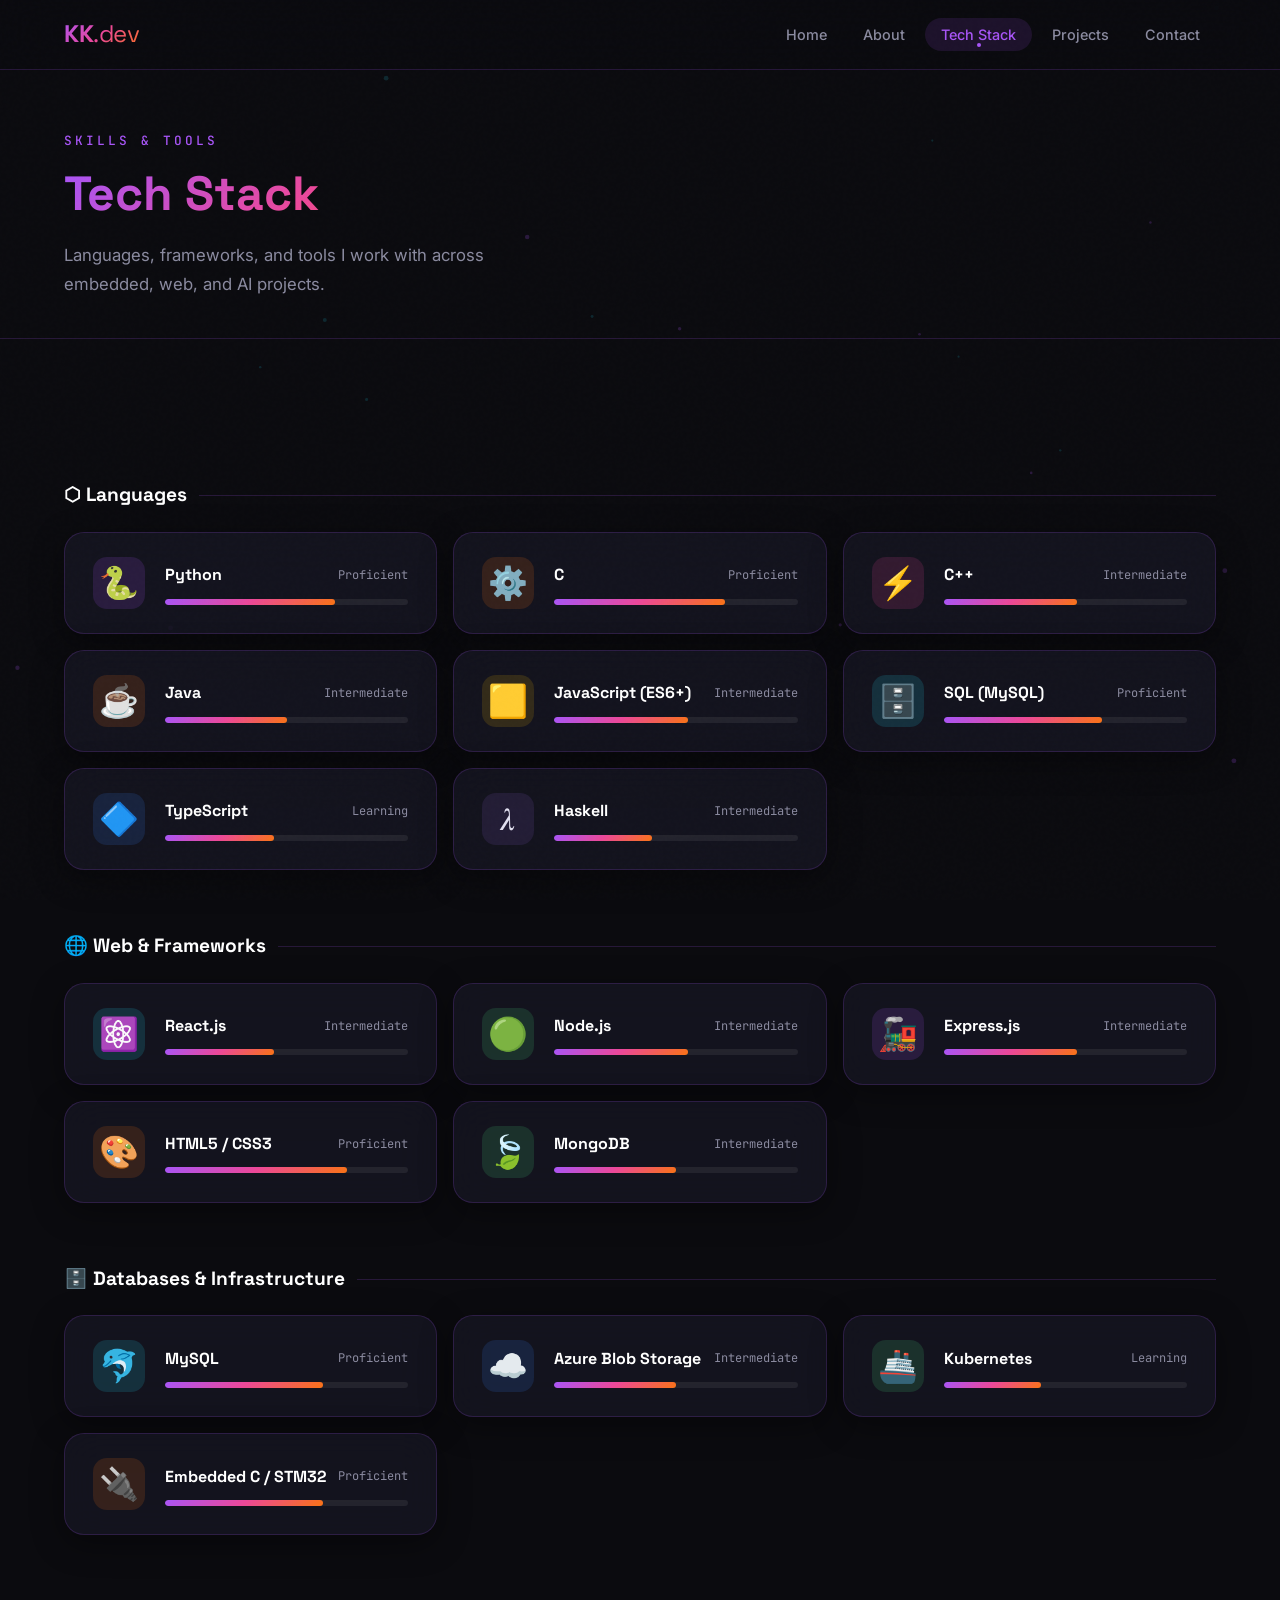
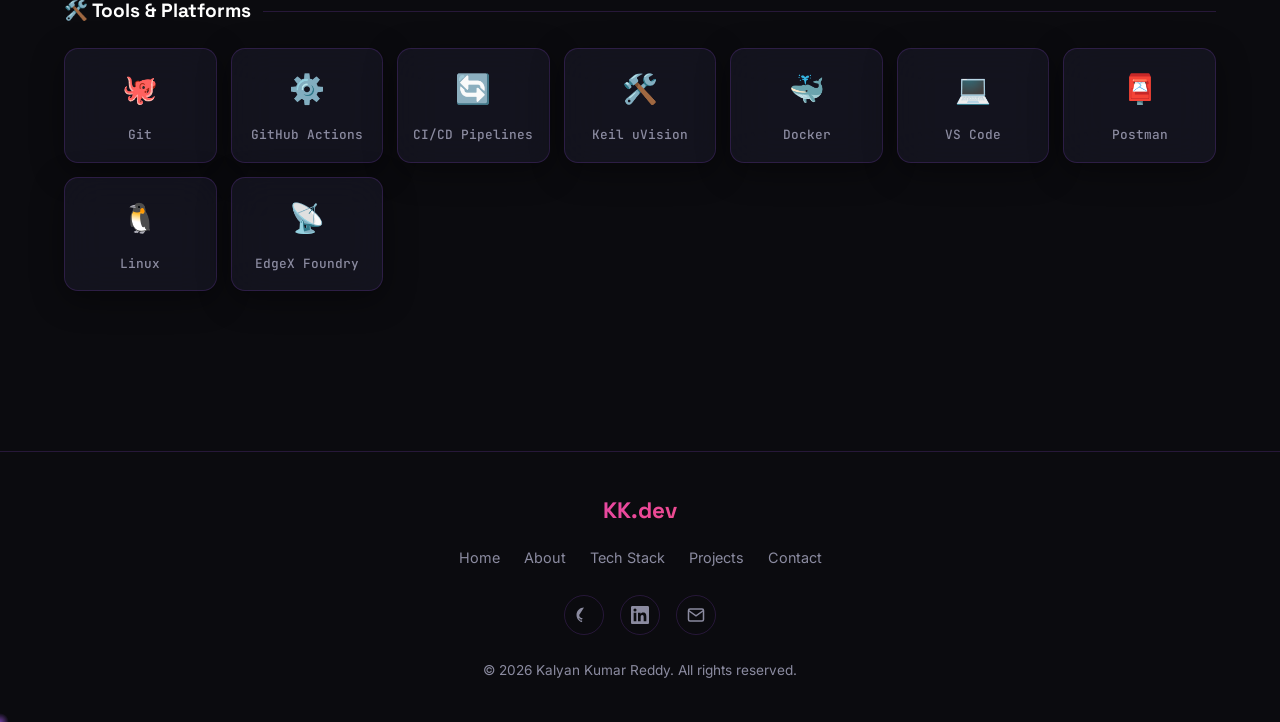
<file: tech-stack.html>
<!DOCTYPE html>
<html lang="en">
<head>
  <meta charset="UTF-8">
  <meta name="viewport" content="width=device-width, initial-scale=1.0">
  <meta name="description" content="Kalyan Kumar Reddy's technical skills — Python, C, C++, Java, JavaScript, React, MySQL, and more.">
  <title>Tech Stack | Kalyan Kumar Reddy</title>
  <link rel="stylesheet" href="css/style.css">
  <style>
    .tech-section { padding: 80px 0 100px; }

    /* ── Category Tabs ── */
    .category-tabs {
      display: flex;
      gap: 8px;
      flex-wrap: wrap;
      margin-bottom: 40px;
    }
    .tab-btn {
      padding: 8px 20px;
      border-radius: var(--radius-pill);
      font-size: 0.85rem;
      font-weight: 600;
      font-family: 'Space Grotesk', sans-serif;
      cursor: pointer;
      border: 1px solid var(--clr-border);
      background: transparent;
      color: var(--clr-muted);
      transition: var(--transition);
    }
    .tab-btn:hover, .tab-btn.active {
      background: rgba(168,85,247,0.15);
      border-color: var(--clr-purple);
      color: var(--clr-purple);
    }

    /* ── Skill Grid ── */
    .skills-grid {
      display: grid;
      grid-template-columns: repeat(auto-fill, minmax(300px, 1fr));
      gap: 16px;
      margin-bottom: 60px;
    }

    .skill-card {
      padding: 24px 28px;
      display: flex;
      align-items: center;
      gap: 20px;
      transition: var(--transition);
    }
    .skill-card:hover { transform: translateX(6px); }

    .skill-icon {
      font-size: 2rem;
      width: 52px;
      height: 52px;
      display: flex;
      align-items: center;
      justify-content: center;
      border-radius: 14px;
      flex-shrink: 0;
    }

    .skill-info { flex: 1; }
    .skill-name-row {
      display: flex;
      justify-content: space-between;
      align-items: center;
      margin-bottom: 10px;
    }
    .skill-name {
      font-family: 'Space Grotesk', sans-serif;
      font-weight: 700;
      font-size: 1rem;
      color: var(--clr-white);
    }
    .skill-level {
      font-family: 'JetBrains Mono', monospace;
      font-size: 0.75rem;
      color: var(--clr-muted);
    }

    .skill-bar-bg {
      height: 6px;
      border-radius: var(--radius-pill);
      background: rgba(255,255,255,0.07);
      overflow: hidden;
    }
    .skill-bar {
      height: 100%;
      border-radius: var(--radius-pill);
      background: var(--grad-main);
      width: 0%;
      transition: width 1.2s cubic-bezier(0.25, 0.8, 0.25, 1);
    }

    /* ── Tools Grid ── */
    .tools-grid {
      display: grid;
      grid-template-columns: repeat(auto-fill, minmax(140px, 1fr));
      gap: 14px;
      margin-top: 14px;
    }
    .tool-chip {
      padding: 16px 12px;
      text-align: center;
      border-radius: 14px;
      display: flex;
      flex-direction: column;
      align-items: center;
      gap: 10px;
      transition: var(--transition);
    }
    .tool-chip:hover { transform: translateY(-4px); }
    .tool-chip .tool-emoji { font-size: 1.8rem; }
    .tool-chip .tool-name {
      font-family: 'JetBrains Mono', monospace;
      font-size: 0.8rem;
      color: var(--clr-muted);
      font-weight: 500;
    }

    /* ── Category Block ── */
    .category-block { margin-bottom: 60px; }
    .category-label {
      font-family: 'Space Grotesk', sans-serif;
      font-size: 1.2rem;
      font-weight: 700;
      color: var(--clr-white);
      margin-bottom: 20px;
      display: flex;
      align-items: center;
      gap: 12px;
    }
    .category-label::after {
      content: '';
      flex: 1;
      height: 1px;
      background: var(--clr-border);
    }

    /* ── Page Hero ── */
    .page-hero {
      padding: 60px 0 40px;
      border-bottom: 1px solid var(--clr-border);
      margin-bottom: 60px;
    }

    @media (max-width: 600px) {
      .skills-grid { grid-template-columns: 1fr; }
      .tools-grid { grid-template-columns: repeat(3, 1fr); }
    }
  </style>
</head>
<body>
  <canvas id="tech-canvas" class="page-canvas"></canvas>
  <div class="scroll-progress" id="scroll-progress"></div>

  <nav class="main-nav">
    <div class="nav-inner">
      <a href="index.html" class="nav-logo">KK<span>.dev</span></a>
      <ul class="nav-links">
        <li><a href="index.html">Home</a></li>
        <li><a href="about.html">About</a></li>
        <li><a href="tech-stack.html">Tech Stack</a></li>
        <li><a href="projects.html">Projects</a></li>
        <li><a href="contact.html">Contact</a></li>
      </ul>
      <div class="hamburger" id="hamburger"><span></span><span></span><span></span></div>
    </div>
  </nav>
  <div class="mobile-nav" id="mobile-nav">
    <a href="index.html">Home</a>
    <a href="about.html">About</a>
    <a href="tech-stack.html">Tech Stack</a>
    <a href="projects.html">Projects</a>
    <a href="contact.html">Contact</a>
  </div>

  <main class="page-wrapper">
    <div class="page-hero">
      <div class="container">
        <span class="section-label">Skills & Tools</span>
        <h1 class="section-title gradient-text" style="max-width:500px;">Tech Stack</h1>
        <p class="section-subtitle" style="margin-bottom:0;">Languages, frameworks, and tools I work with across embedded, web, and AI projects.</p>
      </div>
    </div>

    <section class="tech-section">
      <div class="container">

        <!-- ── Languages ── -->
        <div class="category-block reveal">
          <div class="category-label">⬡ Languages</div>
          <div class="skills-grid" id="skills-languages">
            <!-- Populated by JS -->
          </div>
        </div>

        <!-- ── Web ── -->
        <div class="category-block reveal">
          <div class="category-label">🌐 Web & Frameworks</div>
          <div class="skills-grid" id="skills-web"></div>
        </div>

        <!-- ── DB & Infra ── -->
        <div class="category-block reveal">
          <div class="category-label">🗄️ Databases & Infrastructure</div>
          <div class="skills-grid" id="skills-infra"></div>
        </div>

        <!-- ── Tools ── -->
        <div class="category-block reveal">
          <div class="category-label">🛠️ Tools & Platforms</div>
          <div class="tools-grid" id="skills-tools"></div>
        </div>

      </div>
    </section>
  </main>

  <footer class="site-footer">
    <div class="footer-inner">
      <div class="footer-logo">KK.dev</div>
      <div class="footer-links">
        <a href="index.html">Home</a>
        <a href="about.html">About</a>
        <a href="tech-stack.html">Tech Stack</a>
        <a href="projects.html">Projects</a>
        <a href="contact.html">Contact</a>
      </div>
      <div class="footer-social">
        <a href="https://github.com/Kalyan-4406" target="_blank" aria-label="GitHub">
          <svg width="18" height="18" fill="currentColor" viewBox="0 0 24 24"><path d="M12 2C6.477 2 2 6.484 2 12.017c0 4.418 2.865 8.163 6.83 9.48.5.092.682-.217.682-.483 0-.237-.009-.888-.013-1.745-2.782.607-3.369-1.34-3.369-1.34-.454-1.152-1.11-1.459-1.11-1.459-.908-.619.069-.608.069-.608 1.003.07 1.531 1.032 1.531 1.032.892 1.53 2.341 1.088 2.91.832.092-.647.35-1.088.636-1.338-2.22-.253-4.555-1.113-4.555-4.951 0-1.093.39-1.988.1.03-2.599-.1-.247-.432-1.285.097-2.541 0 0 .84-.27 2.75 1.026A9.564 9.564 0 0112 6.844c.85.004 1.705.115 2.504.337 1.909-1.296 2.747-1.027 2.747-1.027.546 1.279.202 2.298.1 2.541.64.7 1.028 1.595 1.028 2.688 0 3.848-2.339 4.695-4.566 4.943.359.309.678.92.678 1.855 0 1.338-.012 2.419-.012 2.747 0 .268.18.58.688.482A10.019 10.019 0 0022 12.017C22 6.484 17.522 2 12 2z"/></svg>
        </a>
        <a href="https://www.linkedin.com/in/kalyan-kumar-reddy-challa-273b43290/" target="_blank" aria-label="LinkedIn">
          <svg width="18" height="18" fill="currentColor" viewBox="0 0 24 24"><path d="M20.447 20.452h-3.554v-5.569c0-1.328-.027-3.037-1.852-3.037-1.853 0-2.136 1.445-2.136 2.939v5.667H9.351V9h3.414v1.561h.046c.477-.9 1.637-1.85 3.37-1.85 3.601 0 4.267 2.37 4.267 5.455v6.286zM5.337 7.433a2.062 2.062 0 01-2.063-2.065 2.064 2.064 0 112.063 2.065zm1.782 13.019H3.555V9h3.564v11.452zM22.225 0H1.771C.792 0 0 .774 0 1.729v20.542C0 23.227.792 24 1.771 24h20.451C23.2 24 24 23.227 24 22.271V1.729C24 .774 23.2 0 22.222 0h.003z"/></svg>
        </a>
        <a href="mailto:kalyanchalla44@gmail.com" aria-label="Email">
          <svg width="18" height="18" viewBox="0 0 24 24" fill="none" stroke="currentColor" stroke-width="2"><path d="M4 4h16c1.1 0 2 .9 2 2v12c0 1.1-.9 2-2 2H4c-1.1 0-2-.9-2-2V6c0-1.1.9-2 2-2z"/><polyline points="22,6 12,13 2,6"/></svg>
        </a>
      </div>
      <p class="footer-copy">&copy; <span id="footer-year"></span> Kalyan Kumar Reddy. All rights reserved.</p>
    </div>
  </footer>

  <script src="js/main.js"></script>
  <script>
    AmbientCanvas('tech-canvas', {
      count: 25,
      colors: ['rgba(168,85,247,0.2)', 'rgba(34,211,238,0.15)'],
      maxSize: 1.5,
      speed: 0.15,
      connect: false
    });

    const skillData = {
      languages: [
        { name: 'Python', icon: '🐍', pct: 70, level: 'Proficient', color: 'rgba(168,85,247,0.15)' },
        { name: 'C',      icon: '⚙️', pct: 70, level: 'Proficient', color: 'rgba(249,115,22,0.15)' },
        { name: 'C++',    icon: '⚡', pct: 55, level: 'Intermediate', color: 'rgba(236,72,153,0.15)' },
        { name: 'Java',   icon: '☕', pct: 50, level: 'Intermediate', color: 'rgba(249,115,22,0.15)' },
        { name: 'JavaScript (ES6+)', icon: '🟨', pct: 55, level: 'Intermediate', color: 'rgba(234,179,8,0.15)' },
        { name: 'SQL (MySQL)', icon: '🗄️', pct: 65, level: 'Proficient', color: 'rgba(34,211,238,0.15)' },
        { name: 'TypeScript', icon: '🔷', pct: 45, level: 'Learning', color: 'rgba(59,130,246,0.15)' },
        { name: 'Haskell', icon: '𝜆', pct: 40, level: 'Intermediate', color: 'rgba(126,87,194,0.15)' },
      ],
      web: [
        { name: 'React.js', icon: '⚛️', pct: 45, level: 'Intermediate', color: 'rgba(34,211,238,0.15)' },
        { name: 'Node.js',  icon: '🟢', pct: 55, level: 'Intermediate', color: 'rgba(74,222,128,0.15)' },
        { name: 'Express.js', icon: '🚂', pct: 55, level: 'Intermediate', color: 'rgba(168,85,247,0.15)' },
        { name: 'HTML5 / CSS3', icon: '🎨', pct: 75, level: 'Proficient', color: 'rgba(249,115,22,0.15)' },
        { name: 'MongoDB', icon: '🍃', pct: 50, level: 'Intermediate', color: 'rgba(74,222,128,0.15)' },
      ],
      infra: [
        { name: 'MySQL', icon: '🐬', pct: 65, level: 'Proficient', color: 'rgba(34,211,238,0.15)' },
        { name: 'Azure Blob Storage', icon: '☁️', pct: 50, level: 'Intermediate', color: 'rgba(59,130,246,0.15)' },
        { name: 'Kubernetes', icon: '🚢', pct: 40, level: 'Learning', color: 'rgba(74,222,128,0.15)' },
        { name: 'Embedded C / STM32', icon: '🔌', pct: 65, level: 'Proficient', color: 'rgba(249,115,22,0.15)' },
      ]
    };

    const toolData = [
      { name: 'Git', emoji: '🐙' },
      { name: 'GitHub Actions', emoji: '⚙️' },
      { name: 'CI/CD Pipelines', emoji: '🔄' },
      { name: 'Keil uVision', emoji: '🛠️' },
      { name: 'Docker', emoji: '🐳' },
      { name: 'VS Code', emoji: '💻' },
      { name: 'Postman', emoji: '📮' },
      { name: 'Linux', emoji: '🐧' },
      { name: 'EdgeX Foundry', emoji: '📡' },
    ];

    function buildSkillCard(s) {
      return `
        <div class="glass-card skill-card reveal">
          <div class="skill-icon" style="background:${s.color}">${s.icon}</div>
          <div class="skill-info">
            <div class="skill-name-row">
              <span class="skill-name">${s.name}</span>
              <span class="skill-level">${s.level}</span>
            </div>
            <div class="skill-bar-bg">
              <div class="skill-bar" data-pct="${s.pct}"></div>
            </div>
          </div>
        </div>
      `;
    }

    document.getElementById('skills-languages').innerHTML = skillData.languages.map(buildSkillCard).join('');
    document.getElementById('skills-web').innerHTML = skillData.web.map(buildSkillCard).join('');
    document.getElementById('skills-infra').innerHTML = skillData.infra.map(buildSkillCard).join('');
    document.getElementById('skills-tools').innerHTML = toolData.map(t =>
      `<div class="glass-card tool-chip reveal"><div class="tool-emoji">${t.emoji}</div><div class="tool-name">${t.name}</div></div>`
    ).join('');

    // Animate bars on intersection
    const bars = document.querySelectorAll('.skill-bar');
    const barObserver = new IntersectionObserver(entries => {
      entries.forEach(entry => {
        if (entry.isIntersecting) {
          const pct = entry.target.getAttribute('data-pct');
          entry.target.style.width = pct + '%';
          barObserver.unobserve(entry.target);
        }
      });
    }, { threshold: 0.3 });
    bars.forEach(b => barObserver.observe(b));

    // Re-trigger reveal for dynamically created cards
    setTimeout(() => {
      const newReveals = document.querySelectorAll('.reveal:not(.visible)');
      const revealObs = new IntersectionObserver(entries => {
        entries.forEach(e => { if (e.isIntersecting) e.target.classList.add('visible'); });
      }, { threshold: 0.1 });
      newReveals.forEach(el => revealObs.observe(el));
    }, 100);
  </script>
</body>
</html>
</file>
<file: css/style.css>
/* ============================================
   KK DEV PORTFOLIO — SHARED DESIGN SYSTEM
   Premium Dark-First Aesthetic
   ============================================ */

@import url('https://fonts.googleapis.com/css2?family=Space+Grotesk:wght@300;400;500;600;700&family=Inter:wght@300;400;500;600;700&family=JetBrains+Mono:wght@400;500&display=swap');

/* ── Variables ── */
:root {
  --clr-bg:         #0B0B0F;
  --clr-surface:    #12121A;
  --clr-card:       #1A1A28;
  --clr-border:     rgba(168, 85, 247, 0.18);
  --clr-purple:     #A855F7;
  --clr-pink:       #EC4899;
  --clr-orange:     #F97316;
  --clr-cyan:       #22D3EE;
  --clr-green:      #4ADE80;
  --clr-text:       #E2E0F0;
  --clr-muted:      #8B8BA0;
  --clr-white:      #FFFFFF;
  --grad-main:      linear-gradient(135deg, #A855F7 0%, #EC4899 50%, #F97316 100%);
  --grad-subtle:    linear-gradient(135deg, rgba(168,85,247,0.15), rgba(236,72,153,0.08));
  --nav-height:     70px;
  --radius-card:    20px;
  --radius-pill:    999px;
  --shadow-glow:    0 0 40px rgba(168, 85, 247, 0.25);
  --shadow-card:    0 8px 32px rgba(0, 0, 0, 0.4);
  --transition:     all 0.35s cubic-bezier(0.25, 0.8, 0.25, 1);
}

/* ── Reset & Base ── */
*, *::before, *::after {
  box-sizing: border-box;
  margin: 0;
  padding: 0;
}

html {
  scroll-behavior: smooth;
  font-size: 16px;
}

body {
  font-family: 'Inter', sans-serif;
  background-color: var(--clr-bg);
  color: var(--clr-text);
  line-height: 1.7;
  overflow-x: hidden;
  -webkit-font-smoothing: antialiased;
}

/* Noise texture overlay */
body::before {
  content: '';
  position: fixed;
  inset: 0;
  background-image: url("data:image/svg+xml,%3Csvg viewBox='0 0 256 256' xmlns='http://www.w3.org/2000/svg'%3E%3Cfilter id='noise'%3E%3CfeTurbulence type='fractalNoise' baseFrequency='0.9' numOctaves='4' stitchTiles='stitch'/%3E%3C/filter%3E%3Crect width='100%25' height='100%25' filter='url(%23noise)' opacity='0.03'/%3E%3C/svg%3E");
  pointer-events: none;
  z-index: 9999;
  opacity: 0.4;
}

h1, h2, h3, h4, h5 {
  font-family: 'Space Grotesk', sans-serif;
  font-weight: 700;
  line-height: 1.2;
  color: var(--clr-white);
}

a {
  text-decoration: none;
  color: inherit;
  transition: var(--transition);
}

img { display: block; max-width: 100%; }

/* Custom Scrollbar */
::-webkit-scrollbar { width: 6px; }
::-webkit-scrollbar-track { background: var(--clr-bg); }
::-webkit-scrollbar-thumb {
  background: linear-gradient(180deg, var(--clr-purple), var(--clr-pink));
  border-radius: var(--radius-pill);
}

/* ── Gradient Text Utility ── */
.gradient-text {
  background: var(--grad-main);
  -webkit-background-clip: text;
  -webkit-text-fill-color: transparent;
  background-clip: text;
}

/* ── Glass Card ── */
.glass-card {
  background: rgba(26, 26, 40, 0.6);
  backdrop-filter: blur(20px);
  -webkit-backdrop-filter: blur(20px);
  border: 1px solid var(--clr-border);
  border-radius: var(--radius-card);
  box-shadow: var(--shadow-card);
  transition: var(--transition);
}

.glass-card:hover {
  border-color: rgba(168, 85, 247, 0.4);
  box-shadow: var(--shadow-glow), var(--shadow-card);
  transform: translateY(-4px);
}

/* ── Pill Tags ── */
.pill {
  display: inline-flex;
  align-items: center;
  gap: 6px;
  padding: 4px 14px;
  border-radius: var(--radius-pill);
  font-size: 0.8rem;
  font-weight: 600;
  font-family: 'JetBrains Mono', monospace;
  letter-spacing: 0.3px;
  transition: var(--transition);
}

.pill-purple { background: rgba(168,85,247,0.15); color: #C084FC; border: 1px solid rgba(168,85,247,0.3); }
.pill-pink   { background: rgba(236,72,153,0.15); color: #F472B6; border: 1px solid rgba(236,72,153,0.3); }
.pill-orange { background: rgba(249,115,22,0.15); color: #FB923C; border: 1px solid rgba(249,115,22,0.3); }
.pill-cyan   { background: rgba(34,211,238,0.15); color: #67E8F9; border: 1px solid rgba(34,211,238,0.3); }
.pill-green  { background: rgba(74,222,128,0.15); color: #86EFAC; border: 1px solid rgba(74,222,128,0.3); }

/* ── Buttons ── */
.btn {
  display: inline-flex;
  align-items: center;
  gap: 8px;
  padding: 12px 28px;
  border-radius: var(--radius-pill);
  font-family: 'Space Grotesk', sans-serif;
  font-weight: 600;
  font-size: 0.95rem;
  cursor: pointer;
  border: none;
  transition: var(--transition);
  text-decoration: none;
}

.btn-primary {
  background: var(--grad-main);
  color: white;
  box-shadow: 0 4px 20px rgba(168, 85, 247, 0.35);
}
.btn-primary:hover {
  transform: translateY(-3px) scale(1.02);
  box-shadow: 0 8px 30px rgba(168, 85, 247, 0.5);
}
.btn-primary:active { transform: translateY(0); }

.btn-ghost {
  background: transparent;
  color: var(--clr-text);
  border: 1px solid var(--clr-border);
  backdrop-filter: blur(10px);
}
.btn-ghost:hover {
  border-color: var(--clr-purple);
  color: var(--clr-purple);
  background: rgba(168,85,247,0.08);
  transform: translateY(-2px);
}

/* ── Section Title ── */
.section-title {
  font-size: clamp(2rem, 4vw, 3rem);
  margin-bottom: 0.4em;
}

.section-subtitle {
  color: var(--clr-muted);
  font-size: 1.05rem;
  max-width: 500px;
  margin-bottom: 3rem;
}

.section-label {
  font-family: 'JetBrains Mono', monospace;
  font-size: 0.8rem;
  font-weight: 500;
  color: var(--clr-purple);
  letter-spacing: 3px;
  text-transform: uppercase;
  margin-bottom: 0.8rem;
  display: block;
}

/* ── Page Wrapper ── */
.page-wrapper {
  min-height: 100vh;
  padding-top: var(--nav-height);
}

.container {
  max-width: 1200px;
  margin: 0 auto;
  padding: 0 24px;
}

/* ── Section ── */
.section {
  padding: 80px 0;
}

/* ── Page Canvas (ambient bg) ── */
.page-canvas {
  position: fixed;
  inset: 0;
  width: 100%;
  height: 100%;
  z-index: -1;
  pointer-events: none;
}

/* ============================================
   NAVIGATION
   ============================================ */
.main-nav {
  position: fixed;
  top: 0;
  left: 0;
  right: 0;
  height: var(--nav-height);
  z-index: 1000;
  background: rgba(11, 11, 15, 0.8);
  backdrop-filter: blur(24px);
  -webkit-backdrop-filter: blur(24px);
  border-bottom: 1px solid var(--clr-border);
  transition: var(--transition);
}

.nav-inner {
  max-width: 1200px;
  margin: 0 auto;
  padding: 0 24px;
  height: 100%;
  display: flex;
  align-items: center;
  justify-content: space-between;
}

.nav-logo {
  font-family: 'Space Grotesk', sans-serif;
  font-size: 1.5rem;
  font-weight: 700;
  background: var(--grad-main);
  -webkit-background-clip: text;
  -webkit-text-fill-color: transparent;
  background-clip: text;
  letter-spacing: -0.5px;
}
.nav-logo span { color: var(--clr-muted); font-weight: 400; }

.nav-links {
  display: flex;
  align-items: center;
  gap: 4px;
  list-style: none;
}

.nav-links a {
  position: relative;
  padding: 8px 16px;
  border-radius: var(--radius-pill);
  font-size: 0.9rem;
  font-weight: 500;
  color: var(--clr-muted);
  transition: var(--transition);
}
.nav-links a:hover, .nav-links a.active {
  color: var(--clr-white);
  background: rgba(168, 85, 247, 0.12);
}
.nav-links a.active {
  color: var(--clr-purple);
}
.nav-links a.active::after {
  content: '';
  position: absolute;
  bottom: 4px;
  left: 50%;
  transform: translateX(-50%);
  width: 4px;
  height: 4px;
  border-radius: 50%;
  background: var(--clr-purple);
}

/* Hamburger (mobile) */
.hamburger {
  display: none;
  flex-direction: column;
  gap: 5px;
  cursor: pointer;
  padding: 8px;
  border-radius: 8px;
  transition: var(--transition);
}
.hamburger span {
  display: block;
  width: 24px;
  height: 2px;
  background: var(--clr-text);
  border-radius: 2px;
  transition: var(--transition);
}
.hamburger.open span:nth-child(1) { transform: translateY(7px) rotate(45deg); }
.hamburger.open span:nth-child(2) { opacity: 0; }
.hamburger.open span:nth-child(3) { transform: translateY(-7px) rotate(-45deg); }

/* Mobile Nav Drawer */
.mobile-nav {
  display: none;
  position: fixed;
  top: var(--nav-height);
  left: 0;
  right: 0;
  background: rgba(11, 11, 15, 0.97);
  backdrop-filter: blur(24px);
  border-bottom: 1px solid var(--clr-border);
  z-index: 999;
  padding: 20px 24px;
  flex-direction: column;
  gap: 4px;
}
.mobile-nav.open { display: flex; }
.mobile-nav a {
  padding: 14px 20px;
  border-radius: 12px;
  color: var(--clr-muted);
  font-weight: 500;
  font-size: 1.05rem;
  transition: var(--transition);
}
.mobile-nav a:hover, .mobile-nav a.active {
  background: rgba(168, 85, 247, 0.12);
  color: var(--clr-purple);
}

/* ── Scroll Progress Bar ── */
.scroll-progress {
  position: fixed;
  top: var(--nav-height);
  left: 0;
  height: 2px;
  background: var(--grad-main);
  z-index: 1001;
  width: 0%;
  transition: width 0.1s linear;
}

/* ============================================
   FOOTER
   ============================================ */
.site-footer {
  border-top: 1px solid var(--clr-border);
  padding: 40px 0;
  text-align: center;
}

.footer-inner {
  max-width: 1200px;
  margin: 0 auto;
  padding: 0 24px;
}

.footer-logo {
  font-family: 'Space Grotesk', sans-serif;
  font-size: 1.4rem;
  font-weight: 700;
  background: var(--grad-main);
  -webkit-background-clip: text;
  -webkit-text-fill-color: transparent;
  background-clip: text;
  margin-bottom: 16px;
}

.footer-links {
  display: flex;
  justify-content: center;
  gap: 24px;
  flex-wrap: wrap;
  margin-bottom: 24px;
}
.footer-links a {
  color: var(--clr-muted);
  font-size: 0.9rem;
  transition: var(--transition);
}
.footer-links a:hover { color: var(--clr-purple); }

.footer-social {
  display: flex;
  justify-content: center;
  gap: 16px;
  margin-bottom: 24px;
}
.footer-social a {
  display: flex;
  align-items: center;
  justify-content: center;
  width: 40px;
  height: 40px;
  border-radius: 50%;
  border: 1px solid var(--clr-border);
  color: var(--clr-muted);
  transition: var(--transition);
}
.footer-social a:hover {
  border-color: var(--clr-purple);
  color: var(--clr-purple);
  background: rgba(168,85,247,0.1);
  transform: translateY(-3px);
}

.footer-copy {
  color: var(--clr-muted);
  font-size: 0.85rem;
}

/* ── Reveal Animation ── */
.reveal {
  opacity: 0;
  transform: translateY(30px);
  transition: opacity 0.7s ease, transform 0.7s ease;
}
.reveal.visible {
  opacity: 1;
  transform: translateY(0);
}
.reveal-delay-1 { transition-delay: 0.1s; }
.reveal-delay-2 { transition-delay: 0.2s; }
.reveal-delay-3 { transition-delay: 0.3s; }
.reveal-delay-4 { transition-delay: 0.4s; }

/* ── Status Badge ── */
.status-badge {
  display: inline-flex;
  align-items: center;
  gap: 8px;
  padding: 6px 16px;
  border-radius: var(--radius-pill);
  font-size: 0.8rem;
  font-weight: 600;
  background: rgba(74, 222, 128, 0.1);
  border: 1px solid rgba(74, 222, 128, 0.3);
  color: var(--clr-green);
}
.status-dot {
  width: 7px;
  height: 7px;
  border-radius: 50%;
  background: var(--clr-green);
  animation: pulse-dot 1.8s ease-in-out infinite;
}
@keyframes pulse-dot {
  0%, 100% { box-shadow: 0 0 0 0 rgba(74,222,128,0.4); }
  50% { box-shadow: 0 0 0 6px rgba(74,222,128,0); }
}

/* ── Custom Cursor ── */
.cursor-glow {
  position: fixed;
  width: 18px;
  height: 18px;
  border-radius: 50%;
  background: radial-gradient(circle, rgba(168,85,247,0.6) 0%, transparent 70%);
  pointer-events: none;
  z-index: 10000;
  transform: translate(-50%, -50%);
  transition: width 0.2s, height 0.2s, opacity 0.2s;
  mix-blend-mode: screen;
}

/* ============================================
   RESPONSIVE
   ============================================ */
@media (max-width: 768px) {
  .nav-links { display: none; }
  .hamburger { display: flex; }
  .section { padding: 60px 0; }
  .container { padding: 0 16px; }
}

@media (max-width: 480px) {
  :root { --nav-height: 60px; }
  .section { padding: 48px 0; }
}
</file>
